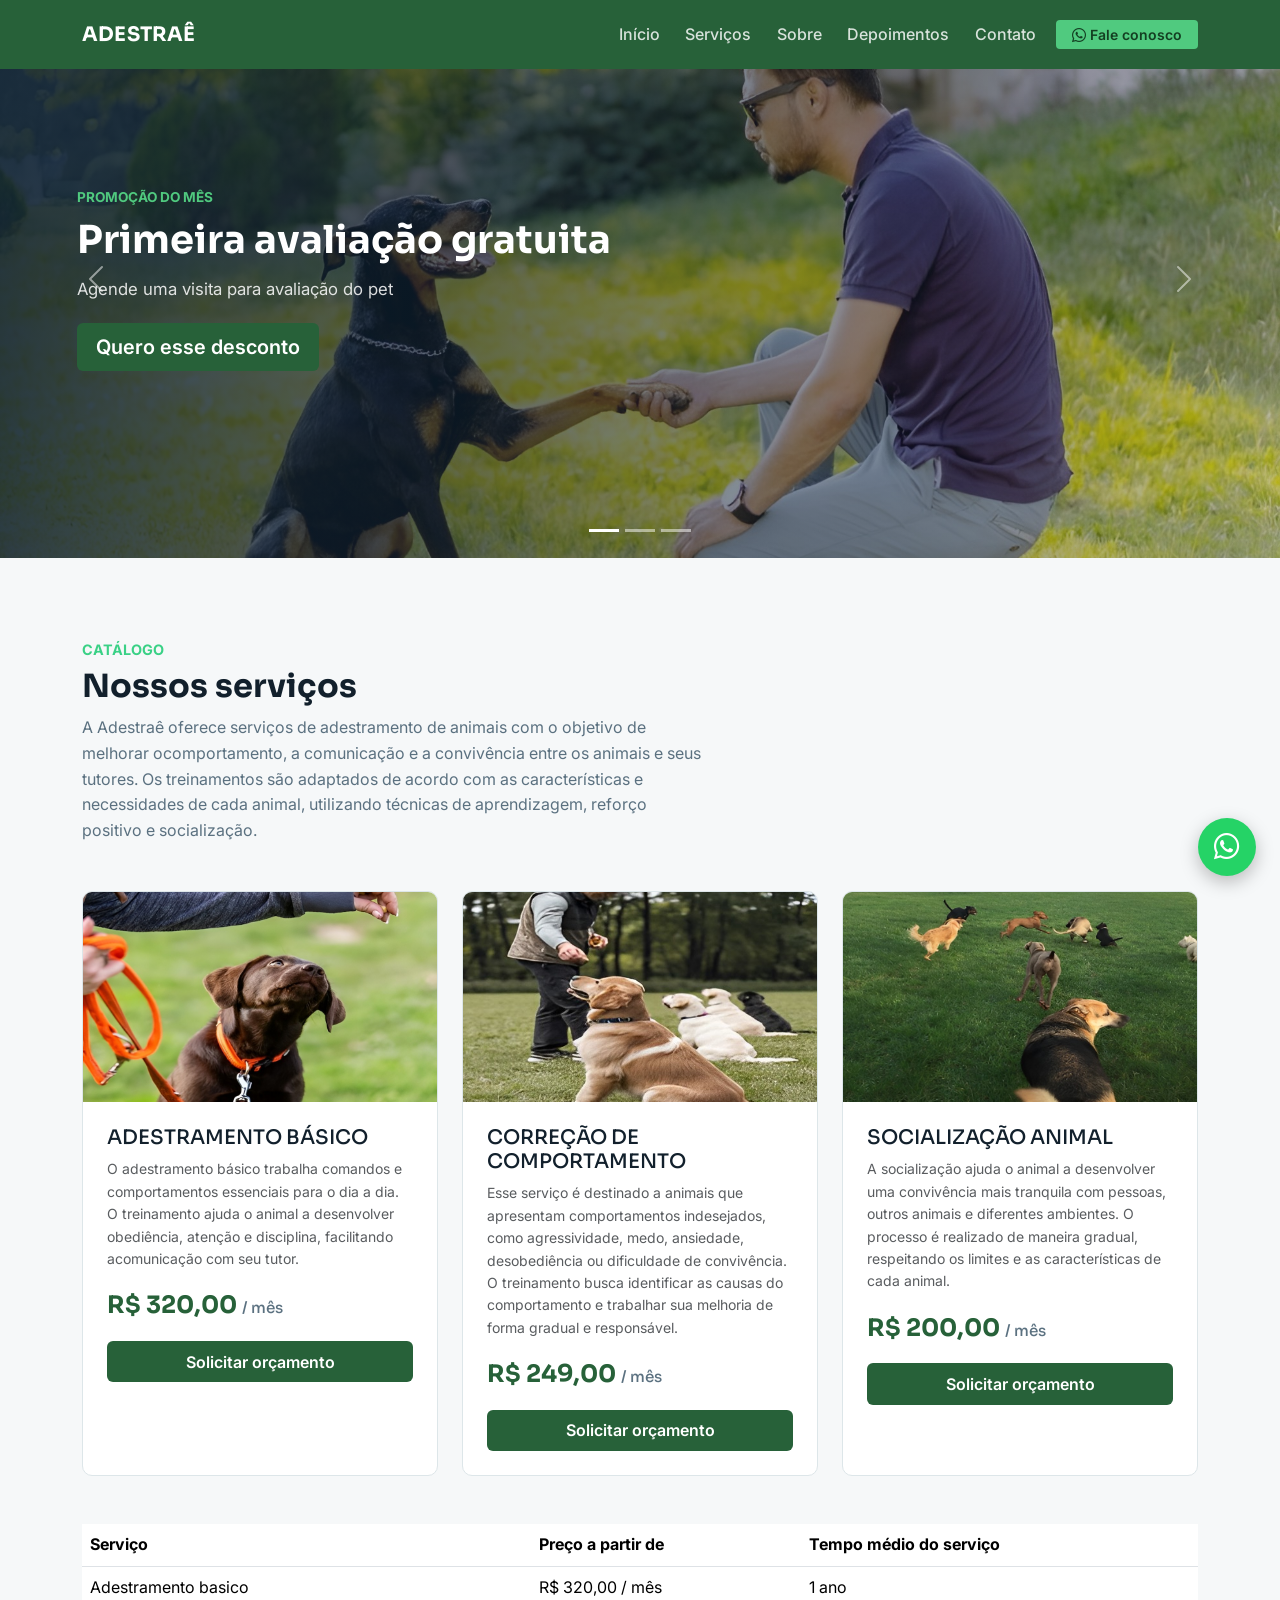
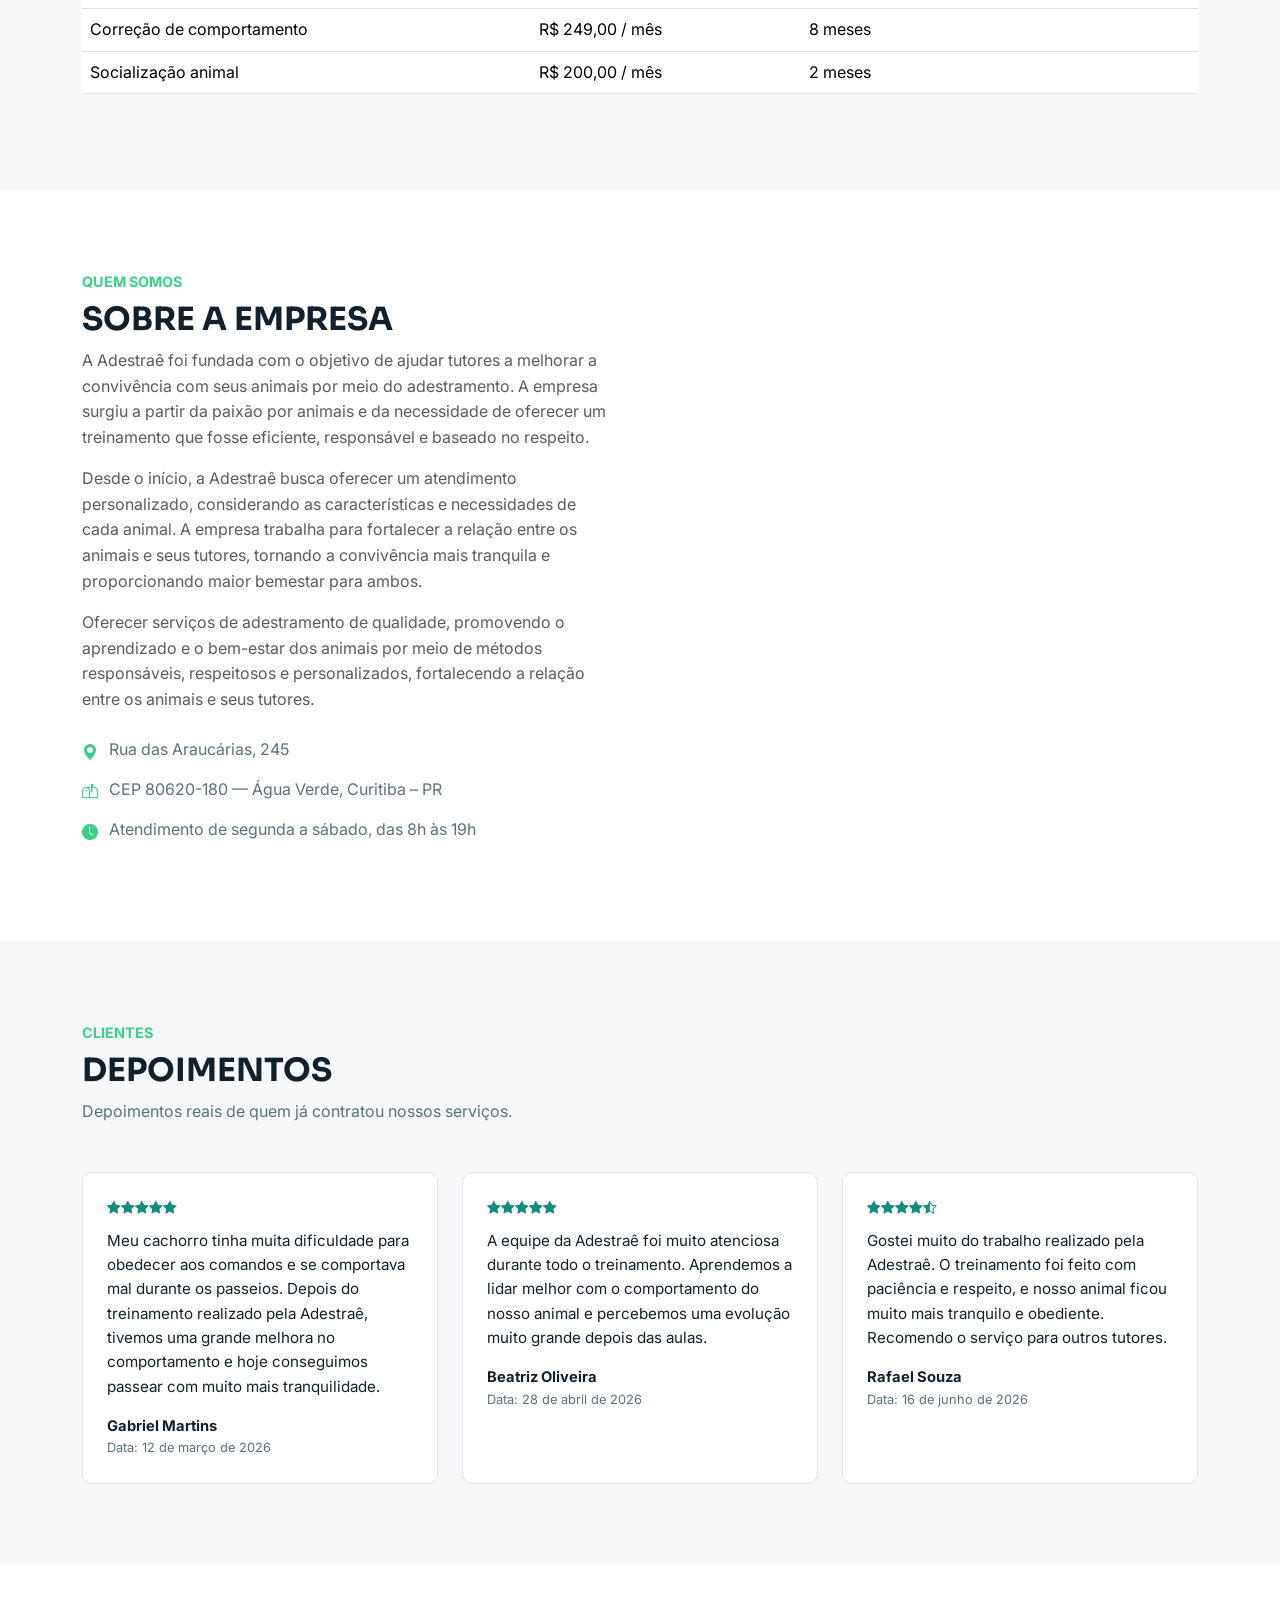
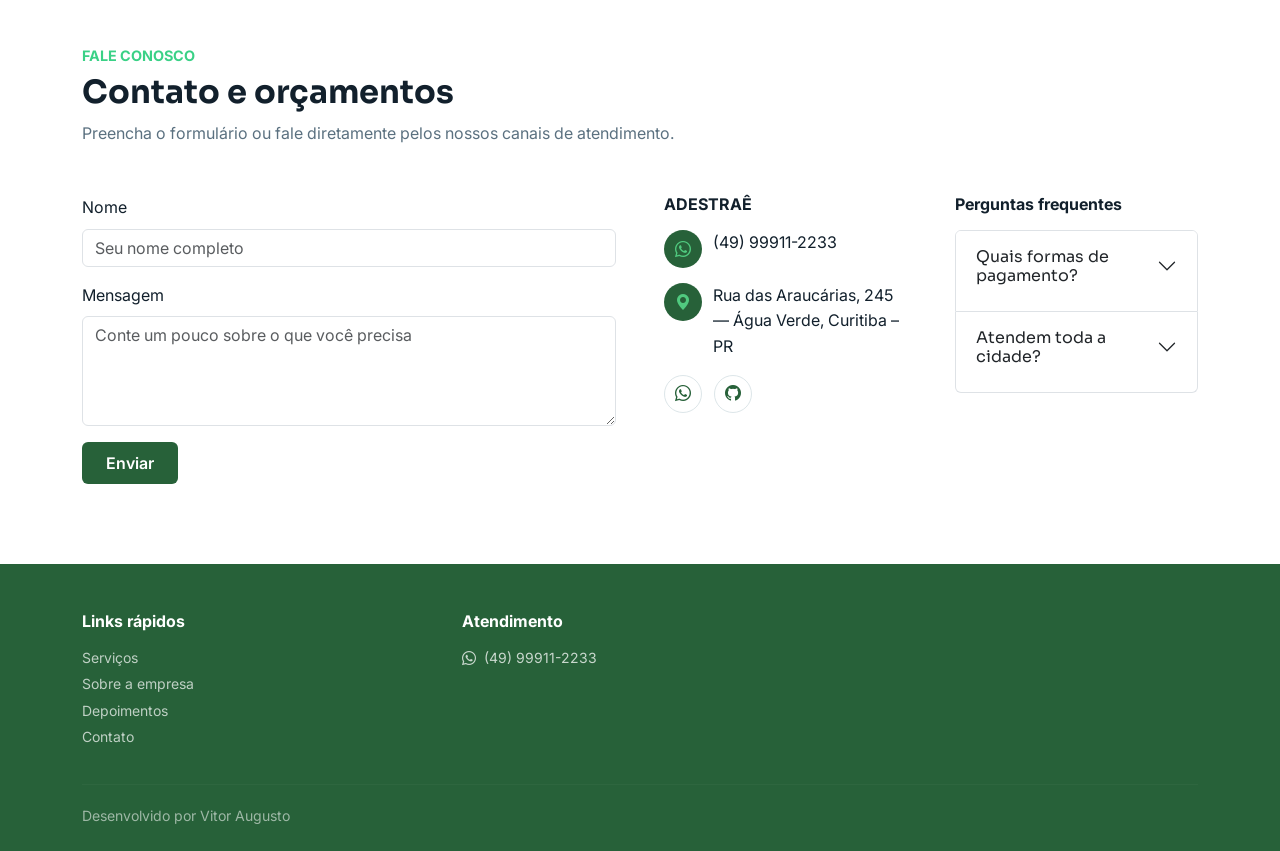
<file: 2º Semestre/Desenvolvimento Web/ADESTRAÊ/index.html>
<!DOCTYPE html>
<html lang="pt-BR">
<head>
<meta charset="UTF-8">
<meta name="viewport" content="width=device-width, initial-scale=1.0">
<title>ADESTRAÊ</title>

<link rel="preconnect" href="https://fonts.googleapis.com">
<link href="https://fonts.googleapis.com/css2?family=Sora:wght@600;700;800&family=Inter:wght@400;500;600;700&display=swap" rel="stylesheet">

<link href="https://cdn.jsdelivr.net/npm/bootstrap@5.3.3/dist/css/bootstrap.min.css" rel="stylesheet">
<link rel="stylesheet" href="https://cdn.jsdelivr.net/npm/bootstrap-icons@1.11.3/font/bootstrap-icons.css">
<link rel="stylesheet" href="style.css">
</head>
<body>

<!-- NAVBAR -->
<nav class="navbar navbar-expand-lg navbar-dark ct-navbar fixed-top">
  <div class="container">
    <a class="navbar-brand" href="index.html#inicio"></span>ADESTRAÊ</a>
    <button class="navbar-toggler" type="button" data-bs-toggle="collapse" data-bs-target="#ctNav">
      <span class="navbar-toggler-icon"></span>
    </button>
    <div class="collapse navbar-collapse" id="ctNav">
      <ul class="navbar-nav ms-auto align-items-lg-center gap-lg-1">
        <li class="nav-item"><a class="nav-link" href="index.html#inicio">Início</a></li>
        <li class="nav-item"><a class="nav-link" href="index.html#servicos">Serviços</a></li>
        <li class="nav-item"><a class="nav-link" href="index.html#sobre">Sobre</a></li>
        <li class="nav-item"><a class="nav-link" href="index.html#depoimentos">Depoimentos</a></li>
        <li class="nav-item"><a class="nav-link" href="index.html#contato">Contato</a></li>
        <li class="nav-item ms-lg-2 mt-2 mt-lg-0">
          <a class="btn btn-whats btn-sm px-3" target="_blank" rel="noopener"
             href="https://wa.me/5549999425934?text=eu%20quero%20um%20or%C3%A7amento">
             <i class="bi bi-whatsapp me-1"></i>Fale conosco
          </a>
        </li>
      </ul>
    </div>
  </div>
</nav>

<!-- CARROSSEL -->
<header id="inicio">
  <div id="ctCarousel" class="carousel slide ct-carousel" data-bs-ride="carousel">
    <div class="carousel-indicators">
      <button type="button" data-bs-target="#ctCarousel" data-bs-slide-to="0" class="active"></button>
      <button type="button" data-bs-target="#ctCarousel" data-bs-slide-to="1"></button>
      <button type="button" data-bs-target="#ctCarousel" data-bs-slide-to="2"></button>
    </div>
    <div class="carousel-inner">
      <div class="carousel-item active" style="background-image:url('imagens/01-promo.jpg');">
        <div class="container">
          <div class="carousel-caption">
            <div class="ct-eyebrow">PROMOÇÃO DO MÊS</div>
            <h2>Primeira avaliação gratuita</h2>
            <p>Agende uma visita para avaliação do pet</p>
            <a href="servico1.html" class="btn btn-ct-primary btn-lg">Quero esse desconto</a>
          </div>
        </div>
      </div>
      <div class="carousel-item" style="background-image:url('imagens/layout2.jpeg');">
        <div class="container">
          <div class="carousel-caption">
            <div class="ct-eyebrow">TREINAMENTO</div>
            <h2>Transforme a convivência com seu cão</h2>
            <p>Treinamento comportamental para cães de todas as idades, com métodos positivos e resultados duradouros.</p>
            <a href="servico2.html" class="btn btn-ct-primary btn-lg">Ver detalhes</a>
          </div>
        </div>
      </div>
      <div class="carousel-item" style="background-image:url('imagens/01-dog.jpeg');">
        <div class="container">
          <div class="carousel-caption">
            <div class="ct-eyebrow">ADESTRAMENTO</div>
            <h2>Cão calmo, dono tranquilo</h2>
            <p>Aulas individuais ou em grupo, no seu ambiente ou no nosso espaço preparado.</p>
            <a href="servico3.html" class="btn btn-ct-primary btn-lg">Agendar manutenção</a>
          </div>
        </div>
      </div>
    </div>
    <button class="carousel-control-prev" type="button" data-bs-target="#ctCarousel" data-bs-slide="prev">
      <span class="carousel-control-prev-icon"></span>
    </button>
    <button class="carousel-control-next" type="button" data-bs-target="#ctCarousel" data-bs-slide="next">
      <span class="carousel-control-next-icon"></span>
    </button>
  </div>
</header>

<!-- SERVIÇOS -->
<section id="servicos" class="ct-section">
  <div class="container">
    <div class="ct-kicker">CATÁLOGO</div>
    <h2>Nossos serviços</h2>
    <p class="ct-lead mb-5">A Adestraê oferece serviços de adestramento de animais com o objetivo de melhorar ocomportamento, a comunicação e a convivência entre os animais e seus tutores. Os treinamentos são adaptados de acordo com as características e necessidades de cada animal, utilizando técnicas de aprendizagem, reforço positivo e socialização.
                        </p>

    <div class="row g-4">
      <div class="col-md-4">
        <div class="ct-service-card">
          <img src="imagens/Imagem4 (1).jpg" alt="treinamento de cachorro">
          <div class="card-body">
            <h3 class="h5">ADESTRAMENTO BÁSICO</h3>
            <p class="text-muted small">O adestramento básico trabalha comandos e comportamentos essenciais para o dia a dia. O treinamento ajuda o animal a desenvolver obediência, atenção e disciplina, facilitando acomunicação com seu tutor.</p>
            <div class="ct-price mb-3">R$ 320,00 <small>/ mês</small></div>
            <a href="servico1.html" class="btn btn-ct-primary w-100">Solicitar orçamento</a>
          </div>
        </div>
      </div>

      <div class="col-md-4">
        <div class="ct-service-card">
          <img src="imagens/01-Imagem9.jpg" alt="Correção comportamento">
          <div class="card-body">
            <h3 class="h5">CORREÇÃO DE COMPORTAMENTO</h3>
            <p class="text-muted small">Esse serviço é destinado a animais que apresentam comportamentos indesejados, como agressividade, medo, ansiedade, desobediência ou dificuldade de convivência. O treinamento busca identificar as causas do comportamento e trabalhar sua melhoria de forma gradual e responsável.</p>
            <div class="ct-price mb-3">R$ 249,00 <small>/ mês</small></div>
            <a href="servico2.html" class="btn btn-ct-primary w-100">Solicitar orçamento</a>
          </div>
        </div>
      </div>

      <div class="col-md-4">
        <div class="ct-service-card">
          <img src="imagens/01-Imagem5.jpg" alt="Socialização">
          <div class="card-body">
            <h3 class="h5">SOCIALIZAÇÃO ANIMAL</h3>
            <p class="text-muted small">A socialização ajuda o animal a desenvolver uma convivência mais tranquila com pessoas, outros animais e diferentes ambientes. O processo é realizado de maneira gradual, respeitando os limites e as características de cada animal.</p>
            <div class="ct-price mb-3">R$ 200,00 <small>/ mês</small></div>
            <a href="servico3.html" class="btn btn-ct-primary w-100">Solicitar orçamento</a>
          </div>
        </div>
      </div>
    </div>

    <!-- PREÇOS -->
    <div class="table-responsive mt-5">
      <table class="table ct-table align-middle">
        <thead>
          <tr>
            <th>Serviço</th>
            <th>Preço a partir de</th>
            <th>Tempo médio do serviço</th>
          </tr>
        </thead>
        <tbody>
          <tr>
            <td>Adestramento basico</td>
            <td>R$ 320,00 / mês</td>
            <td>1 ano</td>
          </tr>
          <tr>
            <td>Correção de comportamento</td>
            <td>R$ 249,00 / mês</td>
            <td>8 meses</td>
          </tr>
          <tr>
            <td>Socialização animal</td>
            <td>R$ 200,00 / mês</td>
            <td>2 meses</td>

          </tr>
        </tbody>
      </table>
    </div>
  </div>
</section>

<!-- SOBRE -->
<section id="sobre" class="ct-section ct-section-alt">
  <div class="container">
    <div class="row g-5 align-items-center">
      <div class="col-lg-6">
        <div class="ct-kicker">QUEM SOMOS</div>
        <h2>SOBRE A EMPRESA</h2>
        <p class="text-muted">A Adestraê foi fundada com o objetivo de ajudar tutores a melhorar a convivência com seus animais por meio do adestramento. A empresa surgiu a partir da paixão por animais e da necessidade de oferecer um treinamento que fosse eficiente, responsável e baseado no respeito.</p>
        <p class="text-muted">Desde o início, a Adestraê busca oferecer um atendimento personalizado, considerando as características e necessidades de cada animal. A empresa trabalha para fortalecer a relação entre os animais e seus tutores, tornando a convivência mais tranquila e proporcionando maior bemestar para ambos.</p>
        <p class="text-muted">Oferecer serviços de adestramento de qualidade, promovendo o aprendizado e o bem-estar dos animais por meio de métodos responsáveis, respeitosos e personalizados, fortalecendo a relação entre os animais e seus tutores.</p>

        <ul class="list-unstyled ct-about-list mt-4">
          <li><i class="bi bi-geo-alt-fill"></i> <span>Rua das Araucárias, 245</span></li>
          <li><i class="bi bi-mailbox-flag"></i> <span>CEP 80620-180 — Água Verde, Curitiba – PR</span></li>
          <li><i class="bi bi-clock-fill"></i> <span>Atendimento de segunda a sábado, das 8h às 19h</span></li>
        </ul>
      </div>
      <div class="col-lg-6">
        <div class="ct-map">
          <iframe
            src="https://www.google.com/maps/embed?pb=!1m17!1m12!1m3!1d1887.4774187269325!2d-49.28646958936481!3d-25.454537708372534!2m3!1f0!2f0!3f0!3m2!1i1024!2i768!4f13.1!3m2!1m1!2s!5e1!3m2!1spt-BR!2sbr!4v1789045581484!5m2!1spt-BR!2sbr"
            allowfullscreen="" loading="lazy" referrerpolicy="no-referrer-when-downgrade"
            title="Localização da ConectaTech no Google Maps"></iframe>
        </div>
      </div>
    </div>
  </div>
</section>

<!-- DEPOIMENTOS -->
<section id="depoimentos" class="ct-section">
  <div class="container">
    <div class="ct-kicker">CLIENTES</div>
    <h2>DEPOIMENTOS</h2>
    <p class="ct-lead mb-5">Depoimentos reais de quem já contratou nossos serviços.</p>

    <div class="row g-4">
      <div class="col-md-4">
        <div class="ct-testimonial">
          <div class="stars"><i class="bi bi-star-fill"></i><i class="bi bi-star-fill"></i><i class="bi bi-star-fill"></i><i class="bi bi-star-fill"></i><i class="bi bi-star-fill"></i></div>
          <p class="ct-quote">Meu cachorro tinha muita dificuldade para obedecer aos comandos e se comportava mal durante os passeios. Depois do treinamento realizado pela Adestraê, tivemos uma grande melhora no comportamento e hoje conseguimos passear com muito mais tranquilidade.</p>
          <div class="d-flex align-items-center gap-2 mt-3">
            <div><div class="ct-name">Gabriel Martins</div><div class="ct-role">Data: 12 de março de 2026</div></div>
          </div>
        </div>
      </div>
      <div class="col-md-4">
        <div class="ct-testimonial">
          <div class="stars"><i class="bi bi-star-fill"></i><i class="bi bi-star-fill"></i><i class="bi bi-star-fill"></i><i class="bi bi-star-fill"></i><i class="bi bi-star-fill"></i></div>
          <p class="ct-quote">A equipe da Adestraê foi muito atenciosa durante todo o treinamento. Aprendemos a lidar melhor com o comportamento do nosso animal e percebemos uma evolução muito grande depois das aulas.</p>
          <div class="d-flex align-items-center gap-2 mt-3">
            <div><div class="ct-name">Beatriz Oliveira</div><div class="ct-role">Data: 28 de abril de 2026</div></div>
          </div>
        </div>
      </div>
      <div class="col-md-4">
        <div class="ct-testimonial">
          <div class="stars"><i class="bi bi-star-fill"></i><i class="bi bi-star-fill"></i><i class="bi bi-star-fill"></i><i class="bi bi-star-fill"></i><i class="bi bi-star-half"></i></div>
          <p class="ct-quote">Gostei muito do trabalho realizado pela Adestraê. O treinamento foi feito com paciência e  respeito, e nosso animal ficou muito mais tranquilo e obediente. Recomendo o serviço para outros tutores.</p>
          <div class="d-flex align-items-center gap-2 mt-3">
            <div><div class="ct-name">Rafael Souza</div><div class="ct-role">Data: 16 de junho de 2026</div></div>
          </div>
        </div>
      </div>
</section>

<!-- CONTATO -->
<section id="contato" class="ct-section ct-section-alt">
  <div class="container">
    <div class="ct-kicker">FALE CONOSCO</div>
    <h2>Contato e orçamentos</h2>
    <p class="ct-lead mb-5">Preencha o formulário ou fale diretamente pelos nossos canais de atendimento.</p>

    <div class="row g-5">
      <div class="col-lg-6">
        <form onsubmit="event.preventDefault(); alert('Mensagem enviada! Em breve entraremos em contato.'); this.reset();">
          <div class="mb-3">
            <label for="contatoNome" class="form-label">Nome</label>
            <input type="text" class="form-control" id="contatoNome" placeholder="Seu nome completo" required>
          </div>
          <div class="mb-3">
            <label for="contatoMensagem" class="form-label">Mensagem</label>
            <textarea class="form-control" id="contatoMensagem" rows="4" placeholder="Conte um pouco sobre o que você precisa" required></textarea>
          </div>
          <button type="submit" class="btn btn-ct-primary px-4">Enviar</button>
        </form>
      </div>

      <div class="col-lg-3">
        <h6 class="fw-bold mb-3">ADESTRAÊ</h6>
        <ul class="list-unstyled ct-contact-info">
          <li><i class="bi bi-whatsapp"></i><span>(49) 99911-2233</span></li>
          <li><i class="bi bi-geo-alt-fill"></i><span>Rua das Araucárias, 245 — Água Verde, Curitiba – PR</span></li>
        </ul>
        <div class="ct-social mt-3">
          <a href="https://wa.me/5549999425934" target="_blank" rel="noopener" aria-label="WhatsApp"><i class="bi bi-whatsapp"></i></a>
          <a href="https://github.com/vitorsaugo" target="_blank" rel="noopener" aria-label="GitHub"><i class="bi bi-github"></i></a>
        </div>
      </div>

      <div class="col-lg-3">
        <h6 class="fw-bold mb-3">Perguntas frequentes</h6>
        <div class="accordion ct-accordion" id="faqAccordion">
          <div class="accordion-item">
            <h2 class="accordion-header">
              <button class="accordion-button collapsed" type="button" data-bs-toggle="collapse" data-bs-target="#faq1">
                Quais formas de pagamento?
              </button>
            </h2>
            <div id="faq1" class="accordion-collapse collapse" data-bs-parent="#faqAccordion">
              <div class="accordion-body small">Aceitamos Pix, cartão de débito/crédito e dinheiro.</div>
            </div>
          </div>
          <div class="accordion-item">
            <h2 class="accordion-header">
              <button class="accordion-button collapsed" type="button" data-bs-toggle="collapse" data-bs-target="#faq2">
                Atendem toda a cidade?
              </button>
            </h2>
            <div id="faq2" class="accordion-collapse collapse" data-bs-parent="#faqAccordion">
              <div class="accordion-body small">Atendemos Parana e cidades vizinhas em um raio de até 40 km.</div>
            </div>
          </div>
            </div>
          </div>
        </div>
      </div>
    </div>
  </div>
</section>

<!-- RODAPÉ -->
<footer class="ct-footer">
  <div class="container">
    <div class="row g-4">
      <div class="col-md-4">
        <h6>Links rápidos</h6>
        <p class="small mb-1"><a href="index.html#servicos">Serviços</a></p>
        <p class="small mb-1"><a href="index.html#sobre">Sobre a empresa</a></p>
        <p class="small mb-1"><a href="index.html#depoimentos">Depoimentos</a></p>
        <p class="small mb-1"><a href="index.html#contato">Contato</a></p>
      </div>
      <div class="col-md-4">
        <h6>Atendimento</h6>
        <p class="small mb-1"><i class="bi bi-whatsapp me-2"></i>(49) 99911-2233</p>
      </div>
    </div>
    <hr>
    <div class="d-flex flex-column flex-md-row justify-content-between ct-dev">
      <span>Desenvolvido por Vitor Augusto</span>
    </div>
  </div>
</footer>

<!-- Botão WhatsApp -->
<a class="ct-whats-float" target="_blank" rel="noopener"
   href="https://wa.me/5549999425934?text=eu%20quero%20um%20or%C3%A7amento"
   aria-label="Conversar no WhatsApp">
  <i class="bi bi-whatsapp"></i>
</a>

<script src="https://cdn.jsdelivr.net/npm/bootstrap@5.3.3/dist/js/bootstrap.bundle.min.js"></script>
</body>
</html>
</file>
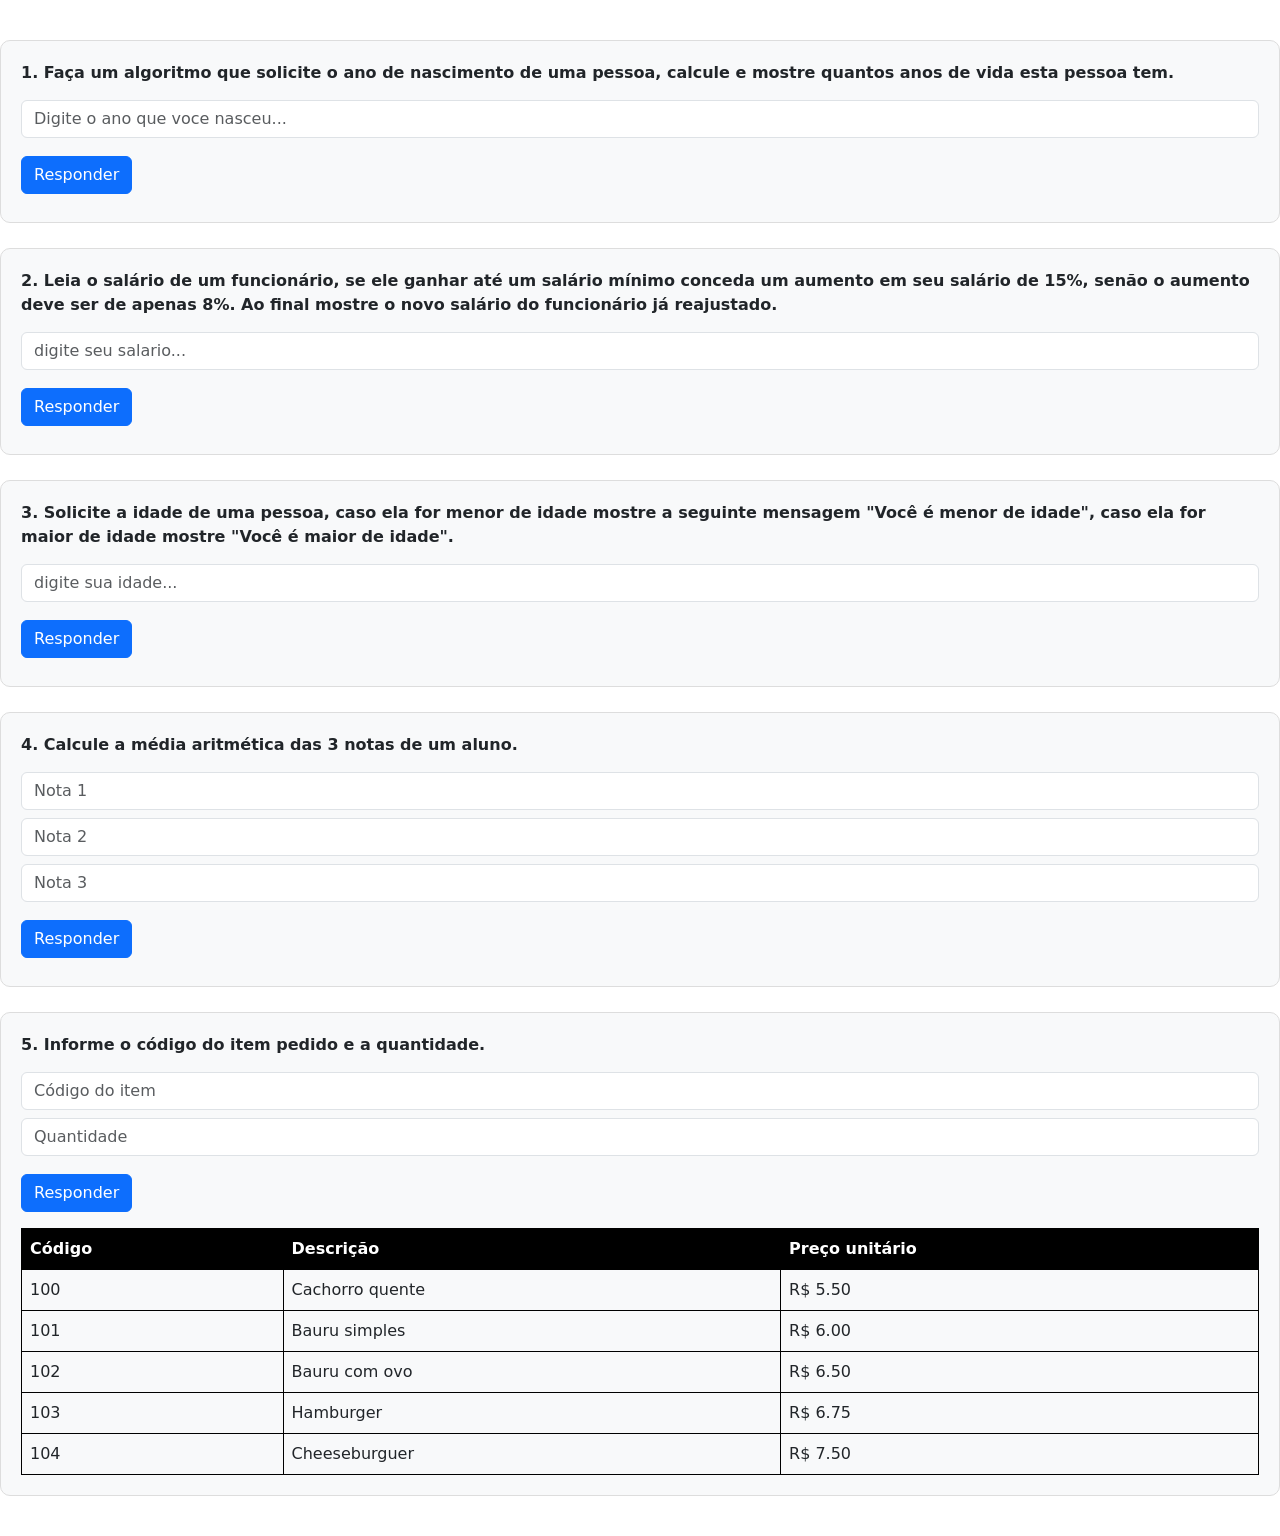
<file: 2º Semestre/Desenvolvimento Web/AtividadeJS - 1/index.html>
<!doctype html>
<html lang="pt-br">

<head>
    <meta charset="utf-8">
    <meta name="viewport" content="width=device-width, initial-scale=1">
    <title>Perguntas</title>

    <link href="https://cdn.jsdelivr.net/npm/bootstrap@5.3.8/dist/css/bootstrap.min.css" rel="stylesheet"
        integrity="sha384-sRIl4kxILFvY47J16cr9ZwB07vP4J8+LH7qKQnuqkuIAvNWLzeN8tE5YBujZqJLB" crossorigin="anonymous">

    <link rel="stylesheet" href="style.css">
</head>

<body>

    <form class="g-3 needs-validation" id="perguntas" novalidate>
        <div class="col-12">
            <label for="pergunta1" class="form-label">
                1. Faça um algoritmo que solicite o ano de nascimento de uma pessoa, calcule e mostre quantos anos de
                vida esta pessoa tem.
            </label>

            <input type="text" class="form-control" id="pergunta1" name="pergunta1"
                placeholder="Digite o ano que voce nasceu..." required>

            <div class="col-12 mt-2">
                <button class="btn btn-primary" type="button" id="botao1" onclick="window.pergunta1()">
                    Responder
                </button>
            </div>

            <div id="resposta1" class="mt-2"></div>
        </div>


        <div class="col-12">
            <label for="pergunta2" class="form-label">
                2. Leia o salário de um funcionário, se ele ganhar até um salário mínimo conceda um aumento em seu
                salário de 15%, senão o aumento deve ser de apenas 8%. Ao final mostre o novo salário do funcionário já
                reajustado.
            </label>

            <input type="text" class="form-control" id="pergunta2" name="pergunta2" placeholder="digite seu salario..."
                required>

            <div class="col-12 mt-2">
                <button class="btn btn-primary" type="button" id="botao2" onclick="window.pergunta2()">
                    Responder
                </button>
            </div>

            <div id="resposta2" class="mt-2"></div>
        </div>

        <div class="col-12">
            <label for="pergunta3" class="form-label">
                3. Solicite a idade de uma pessoa, caso ela for menor de idade mostre a seguinte mensagem "Você é menor
                de idade", caso ela for maior de idade mostre "Você é maior de idade".
            </label>

            <input type="text" class="form-control" id="pergunta3" name="pergunta3" placeholder="digite sua idade..."
                required>

            <div class="col-12 mt-2">
                <button class="btn btn-primary" type="button" id="botao3" onclick="window.pergunta3()">
                    Responder
                </button>
            </div>

            <div id="resposta3" class="mt-2"></div>
        </div>

        <div class="col-12">
            <label class="form-label">
                4. Calcule a média aritmética das 3 notas de um aluno.
            </label>

            <input type="number" class="form-control" id="nota1" name="nota1" placeholder="Nota 1" required>

            <input type="number" class="form-control mt-2" id="nota2" name="nota2" placeholder="Nota 2" required>

            <input type="number" class="form-control mt-2" id="nota3" name="nota3" placeholder="Nota 3" required>

            <div class="col-12 mt-2">
                <button class="btn btn-primary" type="button" id="botao4" onclick="pergunta4()">
                    Responder
                </button>
            </div>

            <div id="resposta4" class="mt-2"></div>
        </div>

        <div class="col-12">
            <label class="form-label">
                5. Informe o código do item pedido e a quantidade.
            </label>

            <input type="number" class="form-control" id="codigoItem" name="codigoItem" placeholder="Código do item"
                required>

            <input type="number" class="form-control mt-2" id="quantidade" name="quantidade" placeholder="Quantidade"
                required>

            <div class="col-12 mt-2">
                <button class="btn btn-primary" type="button" id="botao5" onclick="pergunta5()">
                    Responder
                </button>
            </div>

            <div id="resposta5" class="mt-2"></div>

            <table class="Valores mt-3">
                <thead>
                    <tr>
                        <th>Código</th>
                        <th>Descrição</th>
                        <th>Preço unitário</th>
                    </tr>
                </thead>

                <tbody>
                    <tr>
                        <td>100</td>
                        <td>Cachorro quente</td>
                        <td>R$ 5.50</td>
                    </tr>
                    <tr>
                        <td>101</td>
                        <td>Bauru simples</td>
                        <td>R$ 6.00</td>
                    </tr>
                    <tr>
                        <td>102</td>
                        <td>Bauru com ovo</td>
                        <td>R$ 6.50</td>
                    </tr>
                    <tr>
                        <td>103</td>
                        <td>Hamburger</td>
                        <td>R$ 6.75</td>
                    </tr>
                    <tr>
                        <td>104</td>
                        <td>Cheeseburguer</td>
                        <td>R$ 7.50</td>
                    </tr>
                </tbody>
            </table>
        </div>

    </form>
    <script src="https://cdn.jsdelivr.net/npm/bootstrap@5.3.8/dist/js/bootstrap.bundle.min.js"
        integrity="sha384-FKyoEForCGlyvwx9hJ09JcYn3nv7wiPVlz7YYwJrWVcXK/BmnVDxM+D2scQbITxI"
        crossorigin="anonymous"></script>
    <script src="perguntas.js"></script>
</body>

</html>
</file>
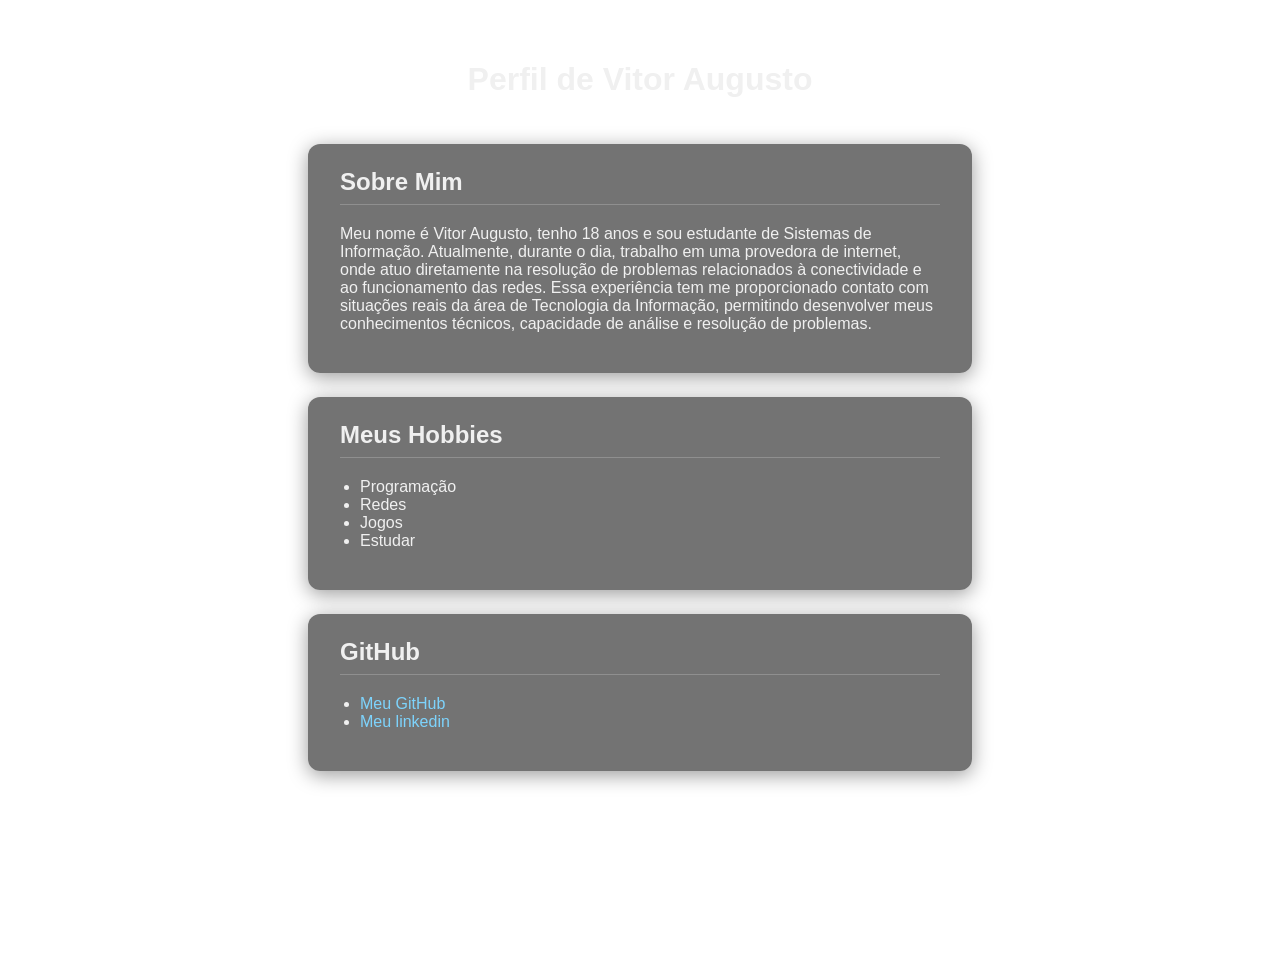
<file: 2º Semestre/Desenvolvimento Web/Meu Perfil/index.html>
<!DOCTYPE html>

<html lang="pt-br">

<head>
    <meta charset="UTF-8">
    <meta name="viewport" content="width=device-width, initial-scale=1.0">
    <title>Perfil de Vitor Augusto</title>
    <link rel="stylesheet" href="style.css">
</head>

<body>

<h1>Perfil de Vitor Augusto</h1>

<div class="conteudo">
    <h2>Sobre Mim</h2>

    <p>
        Meu nome é Vitor Augusto, tenho 18 anos e sou estudante de Sistemas de Informação.
        Atualmente, durante o dia, trabalho em uma provedora de internet, onde atuo diretamente
        na resolução de problemas relacionados à conectividade e ao funcionamento das redes.
        Essa experiência tem me proporcionado contato com situações reais da área de Tecnologia
        da Informação, permitindo desenvolver meus conhecimentos técnicos, capacidade de análise
        e resolução de problemas.
    </p>
</div>

<div class="hobbies">
    <h2>Meus Hobbies</h2>

    <ul>
        <li>Programação</li>
        <li>Redes</li>
        <li>Jogos</li>
        <li>Estudar</li>
    </ul>
</div>

<article class="links">
    <h2>GitHub</h2>

    <ul>
        <li>
            <a href="https://github.com/vitorsaugo" target="_blank">
                Meu GitHub
                </a>
            </li>
            <li>
            <a href="https://www.linkedin.com/in/vitor-augusto-0181933a3?utm_source=share_via&utm_content=profile&utm_medium=member_android" target="_blank">
                Meu linkedin
            </a>
            </li> 
    </ul>
</file>
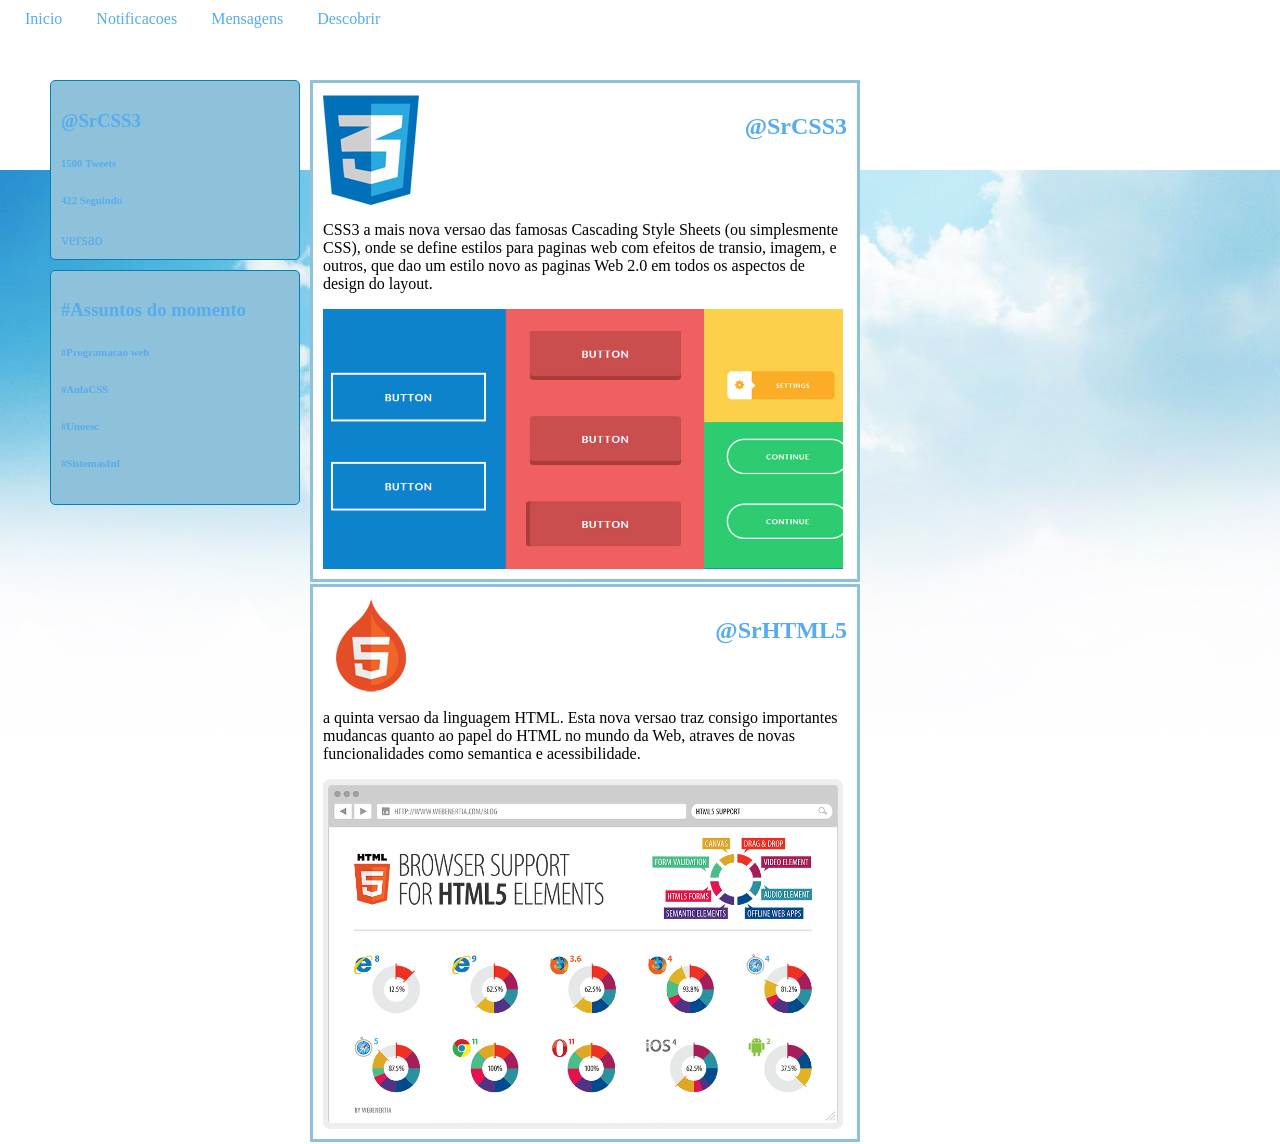
<file: 2º Semestre/Desenvolvimento Web/Twitter/index.html>
<html>
  <head>
    <title>Twitter</title>
    <link rel="stylesheet" href="style.css">
  </head>
  <body>
    <div id="cabecalho">
       <a href="./">Inicio</a>
       <a href="./">Notificacoes</a>  
       <a href="./">Mensagens</a>
       <a href="./">Descobrir</a>
    </div>
    
    <div id="inf">
       <div class="boxinf">
         <h3>@SrCSS3</h3>
         <h6>1500 Tweets</h6>
         <h6>422 Seguindo</h6> versao
       </div>
       
      <div class="boxinf">
         <h3>#Assuntos do momento</h3>
         <h6>#Programacao web</h6>
         <h6>#AulaCSS</h6>
         <h6>#Unoesc</h6>
         <h6>#SistemasInf</h6>
       </div>
    </div>
    
    <div id="tweets">
       <div class="boxtweet">
         <img src="css3.png">
         <h2 class="usuario">@SrCSS3</h2>
         <p class="texto">
          CSS3  a mais nova versao das famosas Cascading Style Sheets (ou simplesmente CSS), onde se define estilos para paginas web com efeitos de transio, imagem, e outros, que dao um estilo novo as paginas Web 2.0 em todos os aspectos de design do layout. </p>
         <img src="css3foto.jpg" width="520">
       </div>

       <div class="boxtweet">
         <img src="html5.png">
         <h2 class="usuario">@SrHTML5</h2>
         <p class="texto">
           a quinta versao da linguagem HTML. Esta nova versao traz consigo importantes mudancas quanto ao papel do HTML no mundo da Web, atraves de novas funcionalidades como semantica e acessibilidade. </p>
         </p>
         <img src="html5foto.png" width="520">
       </div>

    </div>

  </body>
</html>
</file>
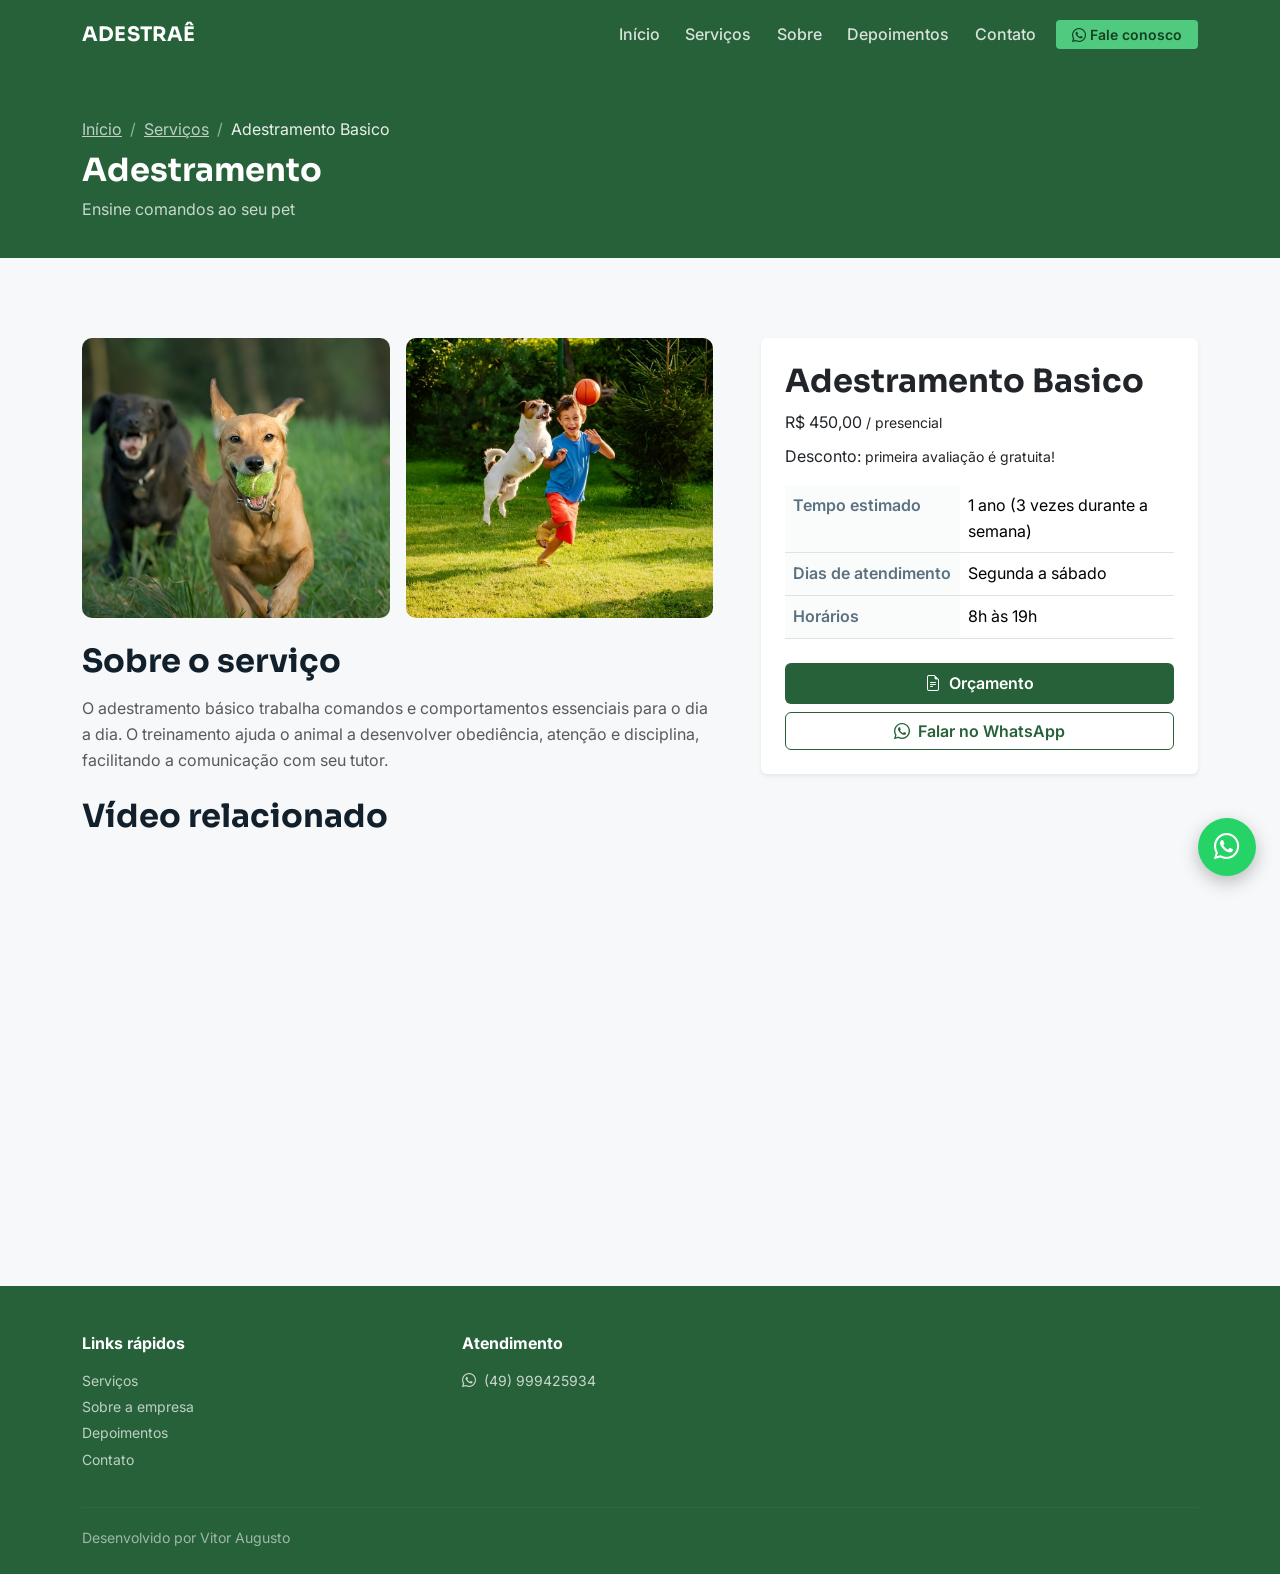
<file: 2º Semestre/Desenvolvimento Web/ADESTRAÊ/servico1.html>
<!DOCTYPE html>
<html lang="pt-BR">
<head>
<meta charset="UTF-8">
<meta name="viewport" content="width=device-width, initial-scale=1.0">
<title>Adestramento Animal</title>

<link rel="preconnect" href="https://fonts.googleapis.com">
<link href="https://fonts.googleapis.com/css2?family=Sora:wght@600;700;800&family=Inter:wght@400;500;600;700&display=swap" rel="stylesheet">

<link href="https://cdn.jsdelivr.net/npm/bootstrap@5.3.3/dist/css/bootstrap.min.css" rel="stylesheet">
<link rel="stylesheet" href="https://cdn.jsdelivr.net/npm/bootstrap-icons@1.11.3/font/bootstrap-icons.css">
<link rel="stylesheet" href="style.css">
</head>
<body>

<!-- NAVBAR  -->
<nav class="navbar navbar-expand-lg navbar-dark ct-navbar">
  <div class="container">
    <a class="navbar-brand" href="index.html#inicio">ADESTRAÊ</span></a>
    <button class="navbar-toggler" type="button" data-bs-toggle="collapse" data-bs-target="#ctNav">
      <span class="navbar-toggler-icon"></span>
    </button>
    <div class="collapse navbar-collapse" id="ctNav">
      <ul class="navbar-nav ms-auto align-items-lg-center gap-lg-1">
        <li class="nav-item"><a class="nav-link" href="index.html#inicio">Início</a></li>
        <li class="nav-item"><a class="nav-link" href="index.html#servicos">Serviços</a></li>
        <li class="nav-item"><a class="nav-link" href="index.html#sobre">Sobre</a></li>
        <li class="nav-item"><a class="nav-link" href="index.html#depoimentos">Depoimentos</a></li>
        <li class="nav-item"><a class="nav-link" href="index.html#contato">Contato</a></li>
        <li class="nav-item ms-lg-2 mt-2 mt-lg-0">
          <a class="btn btn-whats btn-sm px-3" target="_blank" rel="noopener"
             href="https://wa.me/5549999425934?text=eu%20quero%20um%20or%C3%A7amento">
             <i class="bi bi-whatsapp me-1"></i>Fale conosco
          </a>
        </li>
      </ul>
    </div>
  </div>
</nav>

<!--  SERVIÇO -->
<div class="ct-service-hero">
  <div class="container">
    <nav aria-label="breadcrumb">
      <ol class="breadcrumb mb-2">
        <li class="breadcrumb-item"><a href="index.html">Início</a></li>
        <li class="breadcrumb-item"><a href="index.html#servicos">Serviços</a></li>
        <li class="breadcrumb-item active" aria-current="page">Adestramento Basico</li>
      </ol>
    </nav>
    <h1 class="h2 fw-bold mb-2">Adestramento</h1>
    <p class="mb-0" style="color:rgba(255,255,255,.75)">Ensine comandos ao seu pet</p>
  </div>
</div>

<!-- DETALHES DO SERVIÇO -->
<section class="ct-section">
  <div class="container">
    <div class="row g-5">
      <div class="col-lg-7">

        <!-- fotos do Serviço -->
        <div class="row g-3 ct-detail-photos mb-4">
          <div class="col-6">
            <img src="imagens/serviço1.jpeg" alt="serviço1 imagem">
          </div>
          <div class="col-6">
            <img src="imagens/serviço12.jpeg" alt="serviço12 imagem">
          </div>
        </div>

        <h2 class="h4 fw-bold mb-3">Sobre o serviço</h2>
        <p class="text-muted">O adestramento básico trabalha comandos e comportamentos essenciais para o dia a dia. O treinamento ajuda o animal a desenvolver obediência, atenção e disciplina, facilitando a comunicação com seu tutor.</p>

        <h2 class="h4 fw-bold mt-4 mb-3">Vídeo relacionado</h2>
        <div class="ratio ratio-16x9 ratio-video">
          <iframe src="https://www.youtube.com/embed/wF5q4XwRqAU" title="como socializar cães REATIVOS na prática" allowfullscreen loading="lazy"></iframe>
        </div>
      </div>

      <div class="col-lg-5">
        <div class="card border-0 shadow-sm">
          <div class="card-body p-4">
            <h2 class="h5 fw-bold">Adestramento Basico</h2>
            <div class="ct-price my-2">R$ 450,00 <small>/ presencial</small></div>
            <div class="ct-price my-2">Desconto: <small> primeira avaliação é gratuita!</small></div>

            <table class="table ct-info-table mt-3">
              <tbody>
                <tr><th>Tempo estimado</th><td>1 ano (3 vezes durante a semana)</td></tr>
                <tr><th>Dias de atendimento</th><td>Segunda a sábado</td></tr>
                <tr><th>Horários</th><td>8h às 19h</td></tr>
              </tbody>
            </table>

            <button type="button" class="btn btn-ct-primary w-100 mt-2" data-bs-toggle="modal" data-bs-target="#modalOrcamento">
              <i class="bi bi-file-earmark-text me-1"></i> Orçamento
            </button>
            <a class="btn btn-ct-outline w-100 mt-2" target="_blank" rel="noopener"
               href="https://wa.me/5549999425934?text=eu%20quero%20um%20or%C3%A7amento">
              <i class="bi bi-whatsapp me-1"></i> Falar no WhatsApp
            </a>
          </div>
        </div>
      </div>
    </div>
  </div>
</section>

<!-- MODAL ORÇAMENTO -->
<div class="modal fade" id="modalOrcamento" tabindex="-1" aria-labelledby="modalOrcamentoLabel" aria-hidden="true">
  <div class="modal-dialog modal-lg modal-dialog-centered">
    <div class="modal-content">
      <div class="modal-header">
        <h5 class="modal-title" id="modalOrcamentoLabel">Se inscrever</h5>
        <button type="button" class="btn-close" data-bs-dismiss="modal" aria-label="Fechar"></button>
      </div>
      <form onsubmit="event.preventDefault(); alert('Orçamento enviado! Em breve entraremos em contato.'); bootstrap.Modal.getInstance(document.getElementById('modalOrcamento')).hide(); this.reset();">
        <div class="modal-body">
          <div class="row g-3">
            <div class="col-md-6">
              <label class="form-label">Nome</label>
              <input type="text" class="form-control" required>
            </div>
            <div class="col-md-6">
              <label class="form-label">Telefone</label>
              <input type="tel" class="form-control" placeholder="(49) 90000-0000" required>
            </div>
            <div class="col-md-6">
              <label class="form-label">E-mail</label>
              <input type="email" class="form-control" required>
            </div>
            <div class="col-md-8">
              <label class="form-label">Endereço</label>
              <input type="text" class="form-control" placeholder="Rua, número, bairro">
            </div>
            <div class="col-md-2">
              <label class="form-label">Cidade</label>
              <input type="text" class="form-control" value="Chapecó">
            </div>
            <div class="col-md-2">
              <label class="form-label">UF</label>
              <select class="form-select">
                <option selected>SC</option>
                <option>RS</option>
                <option>PR</option>
                <option>Outro</option>
              </select>
            </div>
            <div class="col-12">
              <label class="form-label">Observações</label>
              <textarea class="form-control" rows="3" placeholder="Conte sobre o seu pet..."></textarea>
            </div>
          </div>
        </div>
        <div class="modal-footer">
          <button type="button" class="btn btn-ct-outline" data-bs-dismiss="modal">Cancelar</button>
          <button type="submit" class="btn btn-ct-primary">Enviar solicitação</button>
        </div>
      </form>
    </div>
  </div>
</div>

<!-- RODAPÉ  -->
<footer class="ct-footer">
  <div class="container">
    <div class="row g-4">
      <div class="col-md-4">
        <h6>Links rápidos</h6>
        <p class="small mb-1"><a href="index.html#servicos">Serviços</a></p>
        <p class="small mb-1"><a href="index.html#sobre">Sobre a empresa</a></p>
        <p class="small mb-1"><a href="index.html#depoimentos">Depoimentos</a></p>
        <p class="small mb-1"><a href="index.html#contato">Contato</a></p>
      </div>
      <div class="col-md-4">
        <h6>Atendimento</h6>
        <p class="small mb-1"><i class="bi bi-whatsapp me-2"></i>(49) 999425934</p>

      </div>
    </div>
    <hr>
    <div class="d-flex flex-column flex-md-row justify-content-between ct-dev">
      <span>Desenvolvido por Vitor Augusto</span>
    </div>
  </div>
</footer>

<a class="ct-whats-float" target="_blank" rel="noopener"
   href="https://wa.me/5549999425934?text=eu%20quero%20um%20or%C3%A7amento"
   aria-label="Conversar no WhatsApp">
  <i class="bi bi-whatsapp"></i>
</a>

<script src="https://cdn.jsdelivr.net/npm/bootstrap@5.3.3/dist/js/bootstrap.bundle.min.js"></script>
</body>
</html>
</file>
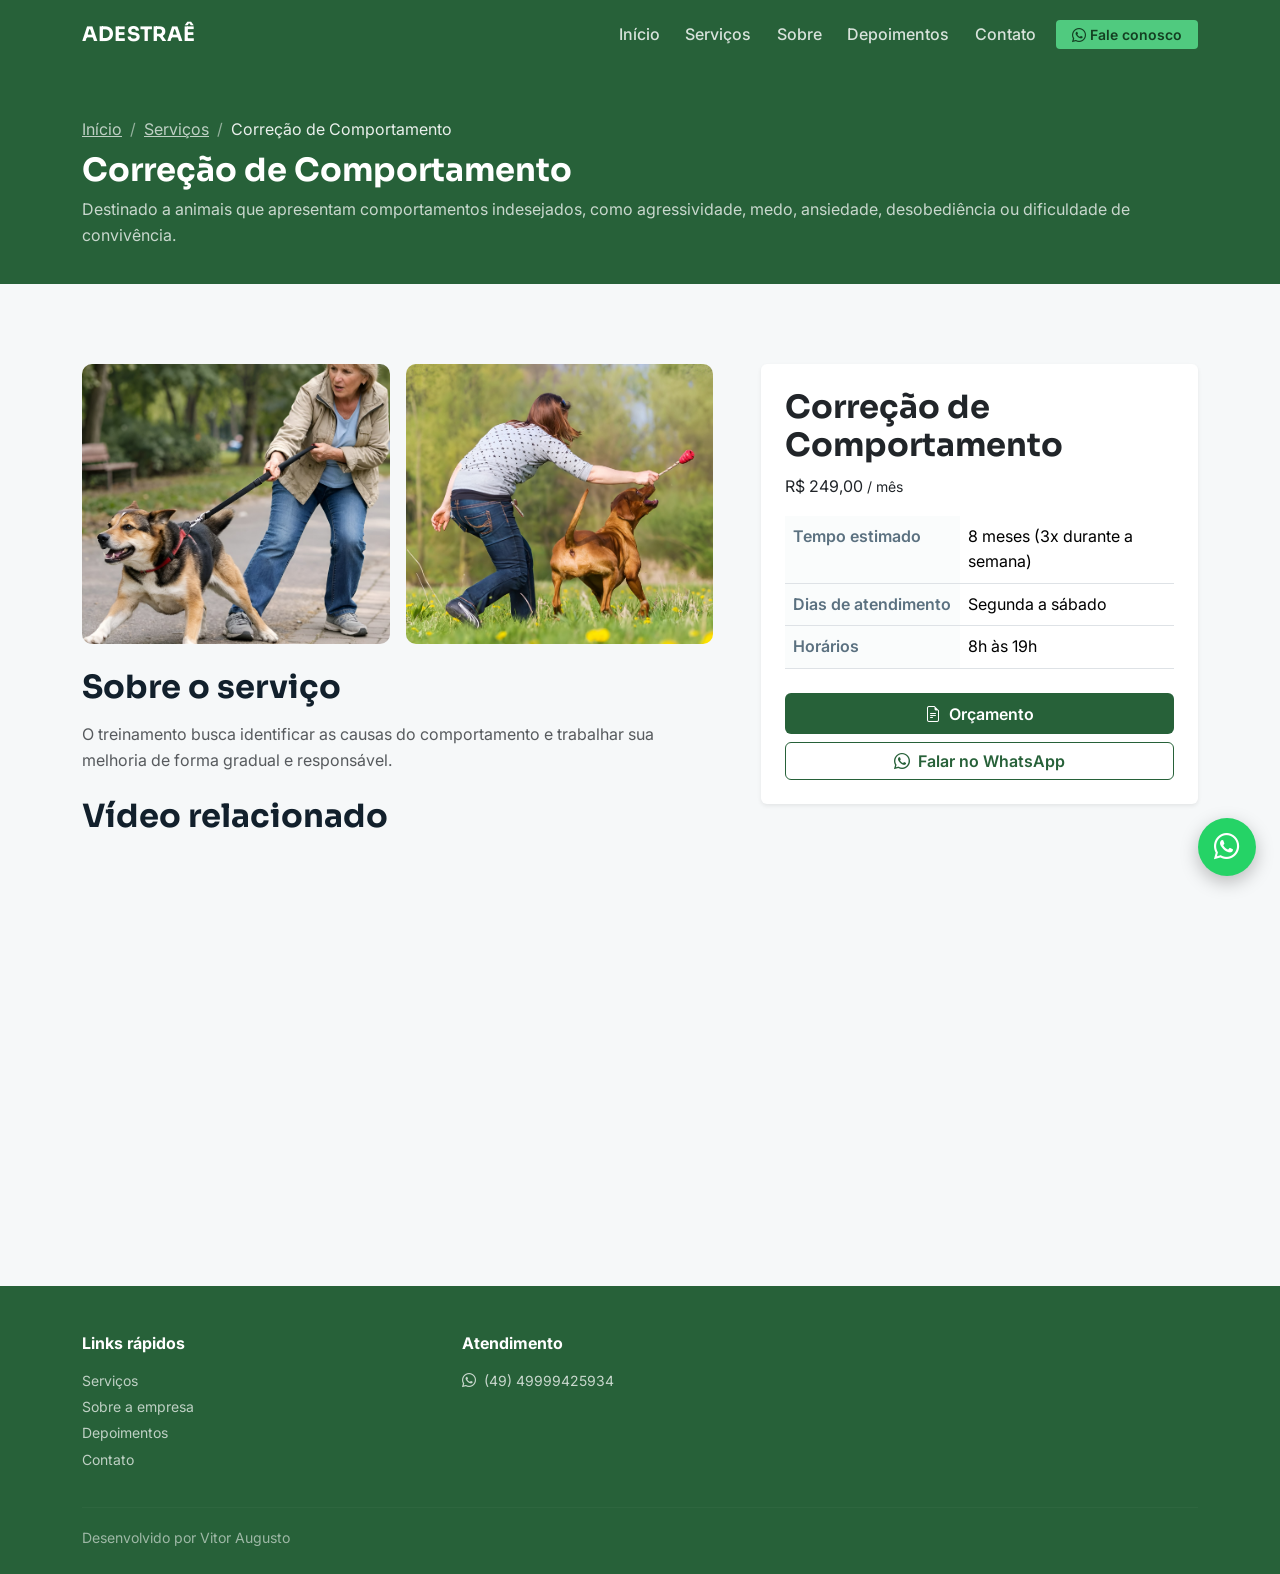
<file: 2º Semestre/Desenvolvimento Web/ADESTRAÊ/servico2.html>
<!DOCTYPE html>
<html lang="pt-BR">
<head>
<meta charset="UTF-8">
<meta name="viewport" content="width=device-width, initial-scale=1.0">
<title>Correção de Comportamento</title>

<link rel="preconnect" href="https://fonts.googleapis.com">
<link href="https://fonts.googleapis.com/css2?family=Sora:wght@600;700;800&family=Inter:wght@400;500;600;700&display=swap" rel="stylesheet">

<link href="https://cdn.jsdelivr.net/npm/bootstrap@5.3.3/dist/css/bootstrap.min.css" rel="stylesheet">
<link rel="stylesheet" href="https://cdn.jsdelivr.net/npm/bootstrap-icons@1.11.3/font/bootstrap-icons.css">
<link rel="stylesheet" href="style.css">
</head>
<body>

<!-- NAVBAR -->
<nav class="navbar navbar-expand-lg navbar-dark ct-navbar">
  <div class="container">
    <a class="navbar-brand" href="index.html#inicio">ADESTRAÊ</span></a>
    <button class="navbar-toggler" type="button" data-bs-toggle="collapse" data-bs-target="#ctNav">
      <span class="navbar-toggler-icon"></span>
    </button>
    <div class="collapse navbar-collapse" id="ctNav">
      <ul class="navbar-nav ms-auto align-items-lg-center gap-lg-1">
        <li class="nav-item"><a class="nav-link" href="index.html#inicio">Início</a></li>
        <li class="nav-item"><a class="nav-link" href="index.html#servicos">Serviços</a></li>
        <li class="nav-item"><a class="nav-link" href="index.html#sobre">Sobre</a></li>
        <li class="nav-item"><a class="nav-link" href="index.html#depoimentos">Depoimentos</a></li>
        <li class="nav-item"><a class="nav-link" href="index.html#contato">Contato</a></li>
        <li class="nav-item ms-lg-2 mt-2 mt-lg-0">
          <a class="btn btn-whats btn-sm px-3" target="_blank" rel="noopener"
             href="https://wa.me/5549999425934?text=eu%20quero%20um%20or%C3%A7amento">
             <i class="bi bi-whatsapp me-1"></i>Fale conosco
          </a>
        </li>
      </ul>
    </div>
  </div>
</nav>

<!-- SERVIÇO  -->
<div class="ct-service-hero">
  <div class="container">
    <nav aria-label="breadcrumb">
      <ol class="breadcrumb mb-2">
        <li class="breadcrumb-item"><a href="index.html">Início</a></li>
        <li class="breadcrumb-item"><a href="index.html#servicos">Serviços</a></li>
        <li class="breadcrumb-item active" aria-current="page">Correção de Comportamento</li>
      </ol>
    </nav>
    <h1 class="h2 fw-bold mb-2">Correção de Comportamento</h1>
    <p class="mb-0" style="color:rgba(255,255,255,.75)">Destinado a animais que apresentam comportamentos indesejados, como agressividade, medo, ansiedade, desobediência ou dificuldade de convivência.</p>
  </div>
</div>

<!-- DETALHES DO SERVIÇO -->
<section class="ct-section">
  <div class="container">
    <div class="row g-5">
      <div class="col-lg-7">

        <!-- fotos dos serviços -->
        <div class="row g-3 ct-detail-photos mb-4">
          <div class="col-6">
            <img src="imagens/serviço2.jpeg" alt="serviço2">
          </div>
          <div class="col-6">
            <img src="imagens/serviço22.jpeg" alt="serviço22">
          </div>
        </div>

        <h2 class="h4 fw-bold mb-3">Sobre o serviço</h2>
        <p class="text-muted"> O treinamento busca identificar as causas do comportamento e trabalhar sua melhoria de forma gradual e responsável.</p>

        <h2 class="h4 fw-bold mt-4 mb-3">Vídeo relacionado</h2>
        <div class="ratio ratio-16x9 ratio-video">
          <iframe src="https://www.youtube.com/embed/NT0S0ZmY648" title="Como adestrar seu cachorro" allowfullscreen loading="lazy"></iframe>
        </div>
      </div>

      <div class="col-lg-5">
        <div class="card border-0 shadow-sm">
          <div class="card-body p-4">
            <h2 class="h5 fw-bold">Correção de Comportamento</h2>
            <div class="ct-price my-2">R$ 249,00 <small>/ mês</small></div>

            <table class="table ct-info-table mt-3">
              <tbody>
                <tr><th>Tempo estimado</th><td>8 meses (3x durante a semana) </td></tr>
                <tr><th>Dias de atendimento</th><td>Segunda a sábado</td></tr>
                <tr><th>Horários</th><td>8h às 19h</td></tr>
              </tbody>
            </table>

            <button type="button" class="btn btn-ct-primary w-100 mt-2" data-bs-toggle="modal" data-bs-target="#modalOrcamento">
              <i class="bi bi-file-earmark-text me-1"></i> Orçamento
            </button>
            <a class="btn btn-ct-outline w-100 mt-2" target="_blank" rel="noopener"
               href="https://wa.me/5549999425934?text=eu%20quero%20um%20or%C3%A7amento">
              <i class="bi bi-whatsapp me-1"></i> Falar no WhatsApp
            </a>
          </div>
        </div>
      </div>
    </div>
  </div>
</section>

<!-- MODAL ORÇAMENTO -->
<div class="modal fade" id="modalOrcamento" tabindex="-1" aria-labelledby="modalOrcamentoLabel" aria-hidden="true">
  <div class="modal-dialog modal-lg modal-dialog-centered">
    <div class="modal-content">
      <div class="modal-header">
        <h5 class="modal-title" id="modalOrcamentoLabel">Se inscrever</h5>
        <button type="button" class="btn-close" data-bs-dismiss="modal" aria-label="Fechar"></button>
      </div>
      <form onsubmit="event.preventDefault(); alert('Orçamento enviado! Em breve entraremos em contato.'); bootstrap.Modal.getInstance(document.getElementById('modalOrcamento')).hide(); this.reset();">
        <div class="modal-body">
          <div class="row g-3">
            <div class="col-md-6">
              <label class="form-label">Nome</label>
              <input type="text" class="form-control" required>
            </div>
            <div class="col-md-6">
              <label class="form-label">Telefone</label>
              <input type="tel" class="form-control" placeholder="(49) 90000-0000" required>
            </div>
               <div class="col-md-6">
              <label class="form-label">E-mail</label>
              <input type="email" class="form-control" required>
            </div>
            <div class="col-md-8">
              <label class="form-label">Endereço</label>
              <input type="text" class="form-control" placeholder="Rua, número, bairro">
            </div>
            <div class="col-md-2">
              <label class="form-label">Cidade</label>
              <input type="text" class="form-control" value="Curitiba">
            </div>
            <div class="col-md-2">
              <label class="form-label">UF</label>
              <select class="form-select">
                <option selected>SC</option>
                <option>RS</option>
                <option>PR</option>
                <option>Outro</option>
              </select>
            </div>
            <div class="col-12">
              <label class="form-label">Observações</label>
              <textarea class="form-control" rows="3" placeholder="Conte sobre o comportamente do seu pet..."></textarea>
            </div>
          </div>
        </div>
        <div class="modal-footer">
          <button type="button" class="btn btn-ct-outline" data-bs-dismiss="modal">Cancelar</button>
          <button type="submit" class="btn btn-ct-primary">Enviar solicitação</button>
        </div>
      </form>
    </div>
  </div>
</div>

<!-- RODAPÉ -->
<footer class="ct-footer">
  <div class="container">
    <div class="row g-4">
      <div class="col-md-4">
        <h6>Links rápidos</h6>
        <p class="small mb-1"><a href="index.html#servicos">Serviços</a></p>
        <p class="small mb-1"><a href="index.html#sobre">Sobre a empresa</a></p>
        <p class="small mb-1"><a href="index.html#depoimentos">Depoimentos</a></p>
        <p class="small mb-1"><a href="index.html#contato">Contato</a></p>
      </div>
      <div class="col-md-4">
        <h6>Atendimento</h6>
        <p class="small mb-1"><i class="bi bi-whatsapp me-2"></i>(49) 49999425934</p>

      </div>
    </div>
    <hr>
    <div class="d-flex flex-column flex-md-row justify-content-between ct-dev">
      <span>Desenvolvido por Vitor Augusto</span>
    </div>
  </div>
</footer>

<a class="ct-whats-float" target="_blank" rel="noopener"
   href="https://wa.me/5549999425934?text=eu%20quero%20um%20or%C3%A7amento"
   aria-label="Conversar no WhatsApp">
  <i class="bi bi-whatsapp"></i>
</a>

<script src="https://cdn.jsdelivr.net/npm/bootstrap@5.3.3/dist/js/bootstrap.bundle.min.js"></script>
</body>
</html>
</file>
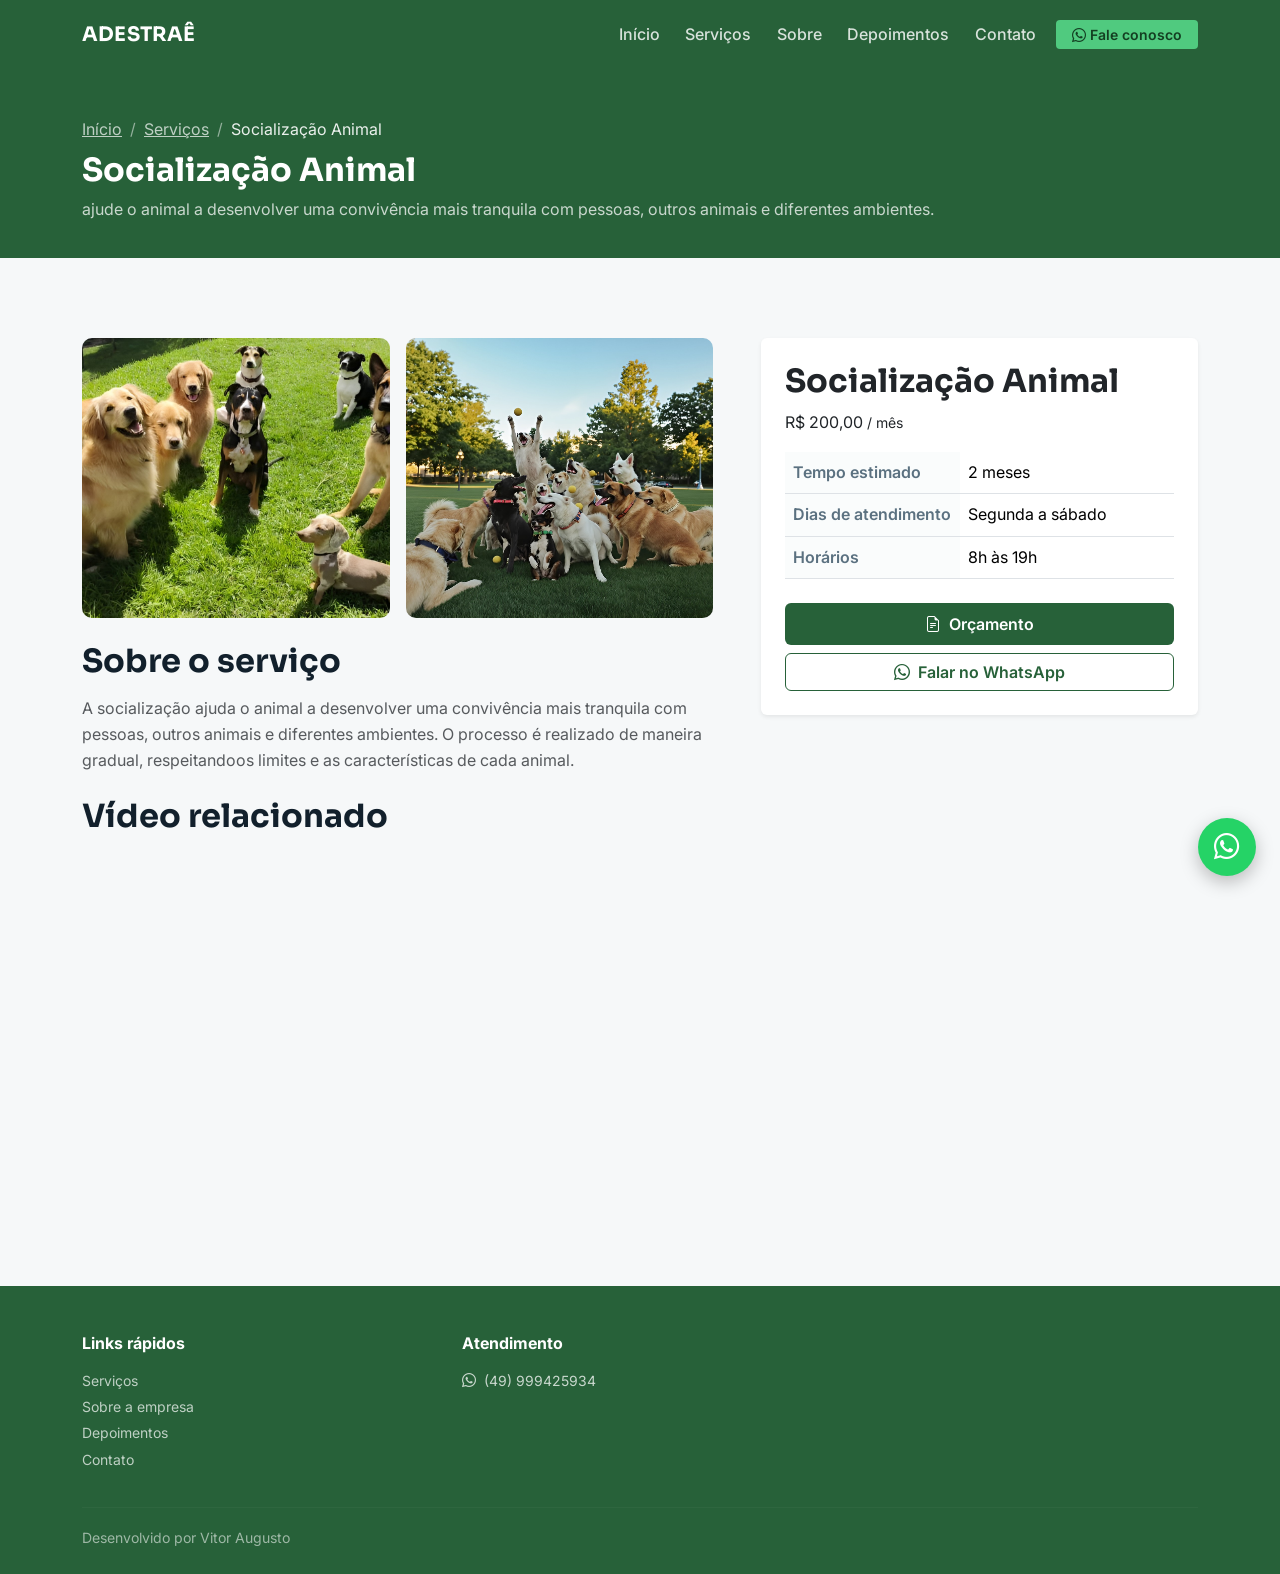
<file: 2º Semestre/Desenvolvimento Web/ADESTRAÊ/servico3.html>
<!DOCTYPE html>
<html lang="pt-BR">
<head>
<meta charset="UTF-8">
<meta name="viewport" content="width=device-width, initial-scale=1.0">
<title>Socialização Animal</title>

<link rel="preconnect" href="https://fonts.googleapis.com">
<link href="https://fonts.googleapis.com/css2?family=Sora:wght@600;700;800&family=Inter:wght@400;500;600;700&display=swap" rel="stylesheet">

<link href="https://cdn.jsdelivr.net/npm/bootstrap@5.3.3/dist/css/bootstrap.min.css" rel="stylesheet">
<link rel="stylesheet" href="https://cdn.jsdelivr.net/npm/bootstrap-icons@1.11.3/font/bootstrap-icons.css">
<link rel="stylesheet" href="style.css">
</head>
<body>

<!-- NAVBAR -->
<nav class="navbar navbar-expand-lg navbar-dark ct-navbar">
  <div class="container">
    <a class="navbar-brand" href="index.html#inicio">ADESTRAÊ</span></a>
    <button class="navbar-toggler" type="button" data-bs-toggle="collapse" data-bs-target="#ctNav">
      <span class="navbar-toggler-icon"></span>
    </button>
    <div class="collapse navbar-collapse" id="ctNav">
      <ul class="navbar-nav ms-auto align-items-lg-center gap-lg-1">
        <li class="nav-item"><a class="nav-link" href="index.html#inicio">Início</a></li>
        <li class="nav-item"><a class="nav-link" href="index.html#servicos">Serviços</a></li>
        <li class="nav-item"><a class="nav-link" href="index.html#sobre">Sobre</a></li>
        <li class="nav-item"><a class="nav-link" href="index.html#depoimentos">Depoimentos</a></li>
        <li class="nav-item"><a class="nav-link" href="index.html#contato">Contato</a></li>
        <li class="nav-item ms-lg-2 mt-2 mt-lg-0">
          <a class="btn btn-whats btn-sm px-3" target="_blank" rel="noopener"
             href="https://wa.me/5549999425934?text=eu%20quero%20um%20or%C3%A7amento">
             <i class="bi bi-whatsapp me-1"></i>Fale conosco
          </a>
        </li>
      </ul>
    </div>
  </div>
</nav>

<!-- SERVIÇO -->
<div class="ct-service-hero">
  <div class="container">
    <nav aria-label="breadcrumb">
      <ol class="breadcrumb mb-2">
        <li class="breadcrumb-item"><a href="index.html">Início</a></li>
        <li class="breadcrumb-item"><a href="index.html#servicos">Serviços</a></li>
        <li class="breadcrumb-item active" aria-current="page">Socialização Animal</li>
      </ol>
    </nav>
    <h1 class="h2 fw-bold mb-2">Socialização Animal</h1>
    <p class="mb-0" style="color:rgba(255,255,255,.75)">ajude o animal a desenvolver uma convivência mais tranquila com pessoas, outros animais e diferentes ambientes.</p>
  </div>
</div>

<!-- DETALHES DO SERVIÇO -->
<section class="ct-section">
  <div class="container">
    <div class="row g-5">
      <div class="col-lg-7">

        <!-- fotos dos serviços -->
        <div class="row g-3 ct-detail-photos mb-4">
          <div class="col-6">
            <img src="imagens/serviço32.jpeg" alt="serviço3">
          </div>
          <div class="col-6">
            <img src="imagens/serviço3.jpeg" alt="servoço32">
          </div>
        </div>

        <h2 class="h4 fw-bold mb-3">Sobre o serviço</h2>
        <p class="text-muted">A socialização ajuda o animal a desenvolver uma convivência mais tranquila com pessoas, outros animais e diferentes ambientes. O processo é realizado de maneira gradual, respeitandoos limites e as características de cada animal.</p>

        <h2 class="h4 fw-bold mt-4 mb-3">Vídeo relacionado</h2>
        <div class="ratio ratio-16x9 ratio-video">
          <iframe src="https://www.youtube.com/embed/Mj9hvjVqM58" title="Como socializar cães REATIVOS na prática!" allowfullscreen loading="lazy"></iframe>
        </div>
      </div>

      <div class="col-lg-5">
        <div class="card border-0 shadow-sm">
          <div class="card-body p-4">
            <h2 class="h5 fw-bold">Socialização Animal</h2>
            <div class="ct-price my-2">R$ 200,00 <small>/ mês</small></div>

            <table class="table ct-info-table mt-3">
              <tbody>
                <tr><th>Tempo estimado</th><td>2 meses</td></tr>
                <tr><th>Dias de atendimento</th><td>Segunda a sábado</td></tr>
                <tr><th>Horários</th><td>8h às 19h</td></tr>
              </tbody>
            </table>

            <button type="button" class="btn btn-ct-primary w-100 mt-2" data-bs-toggle="modal" data-bs-target="#modalOrcamento">
              <i class="bi bi-file-earmark-text me-1"></i> Orçamento
            </button>
            <a class="btn btn-ct-outline w-100 mt-2" target="_blank" rel="noopener"
               href="https://wa.me/5549999425934?text=eu%20quero%20um%20or%C3%A7amento">
              <i class="bi bi-whatsapp me-1"></i> Falar no WhatsApp
            </a>
          </div>
        </div>
      </div>
    </div>
  </div>
</section>

<!-- MODAL ORÇAMENTO -->
<div class="modal fade" id="modalOrcamento" tabindex="-1" aria-labelledby="modalOrcamentoLabel" aria-hidden="true">
  <div class="modal-dialog modal-lg modal-dialog-centered">
    <div class="modal-content">
      <div class="modal-header">
        <h5 class="modal-title" id="modalOrcamentoLabel">Solicitar orcamento Socialização</h5>
        <button type="button" class="btn-close" data-bs-dismiss="modal" aria-label="Fechar"></button>
      </div>
      <form onsubmit="event.preventDefault(); alert('Orçamento enviado! Em breve entraremos em contato.'); bootstrap.Modal.getInstance(document.getElementById('modalOrcamento')).hide(); this.reset();">
        <div class="modal-body">
          <div class="row g-3">
            <div class="col-md-6">
              <label class="form-label">Nome</label>
              <input type="text" class="form-control" required>
            </div>
            <div class="col-md-6">
              <label class="form-label">Telefone</label>
              <input type="tel" class="form-control" placeholder="(49) 90000-0000" required>
            </div>
              <div class="col-md-6">
              <label class="form-label">E-mail</label>
              <input type="email" class="form-control" required>
            </div>
            <div class="col-md-8">
              <label class="form-label">Endereço</label>
              <input type="text" class="form-control" placeholder="Rua, número, bairro">
            </div>
            <div class="col-md-2">
              <label class="form-label">Cidade</label>
              <input type="text" class="form-control" value="Curitiba">
            </div>
            <div class="col-md-2">
              <label class="form-label">UF</label>
              <select class="form-select">
                <option selected>SC</option>
                <option>RS</option>
                <option>PR</option>
                <option>Outro</option>
              </select>
            </div>
            <div class="col-12">
              <label class="form-label">Observações</label>
              <textarea class="form-control" rows="3" placeholder="Conte sobre o comportamento do seu pet..."></textarea>
            </div>
          </div>
        </div>
        <div class="modal-footer">
          <button type="button" class="btn btn-ct-outline" data-bs-dismiss="modal">Cancelar</button>
          <button type="submit" class="btn btn-ct-primary">Enviar solicitação</button>
        </div>
      </form>
    </div>
  </div>
</div>

<!-- RODAPÉ -->
<footer class="ct-footer">
  <div class="container">
    <div class="row g-4">
      <div class="col-md-4">
        <h6>Links rápidos</h6>
        <p class="small mb-1"><a href="index.html#servicos">Serviços</a></p>
        <p class="small mb-1"><a href="index.html#sobre">Sobre a empresa</a></p>
        <p class="small mb-1"><a href="index.html#depoimentos">Depoimentos</a></p>
        <p class="small mb-1"><a href="index.html#contato">Contato</a></p>
      </div>
      <div class="col-md-4">
        <h6>Atendimento</h6>
        <p class="small mb-1"><i class="bi bi-whatsapp me-2"></i>(49) 999425934</p>
      </div>
    </div>
    <hr>
    <div class="d-flex flex-column flex-md-row justify-content-between ct-dev">
      <span>Desenvolvido por Vitor Augusto</span>
    </div>
  </div>
</footer>

<a class="ct-whats-float" target="_blank" rel="noopener"
   href="https://wa.me/5549999425934?text=eu%20quero%20um%20or%C3%A7amento"
   aria-label="Conversar no WhatsApp">
  <i class="bi bi-whatsapp"></i>
</a>

<script src="https://cdn.jsdelivr.net/npm/bootstrap@5.3.3/dist/js/bootstrap.bundle.min.js"></script>
</body>
</html>
</file>
<file: 2º Semestre/Desenvolvimento Web/ADESTRAÊ/style.css>
:root {
  --ct-navy: #276139;
  --ct-navy-2: #123049;
  --ct-teal: #50ca7f;
  --ct-teal-dark: #3ad186;
  --ct-amber: #178C7E;
  --ct-bg: #F6F8F9;
  --ct-ink: #12202C;
  --ct-muted: #5B7180;
  --ct-line: #DDE6E9;
  --ct-radius: 10px;
}

* { scroll-behavior: smooth; }

body {
  font-family: 'Inter', system-ui, sans-serif;
  color: var(--ct-ink);
  background-color: var(--ct-bg);
  line-height: 1.6;
}

h1, h2, h3, h4, .ct-brand, .navbar-brand {
  font-family: 'Sora', system-ui, sans-serif;
}

a { color: var(--ct-teal-dark); }
a:hover { color: var(--ct-teal); }

.ct-container-narrow {
  max-width: 720px;
}

/* Navbar  */
.ct-navbar {
  background-color: var(--ct-navy);
  padding-top: .85rem;
  padding-bottom: .85rem;
}

.ct-navbar .navbar-brand {
  font-weight: 700;
  color: #fff;
  letter-spacing: .2px;
  font-size: 1.25rem;
}

.ct-navbar .navbar-brand span { color: var(--ct-teal); }

.ct-navbar .nav-link {
  color: rgba(255,255,255,.82);
  font-weight: 500;
  margin-left: .35rem;
}

.ct-navbar .nav-link:hover,
.ct-navbar .nav-link:focus {
  color: #fff;
}

.ct-navbar .btn-whats {
  background-color: var(--ct-teal);
  color:#143f22;
  font-weight: 600;
  border: none;
}

.ct-navbar .btn-whats:hover {
  background-color: var(--ct-amber);
  color:#3ad186;
}


/* Carrosel  */
.ct-carousel .carousel-item {
  height: 62vh;
  min-height: 380px;
  background-size: cover;
  background-position: center;
  position: relative;
}

.ct-carousel .carousel-item::after {
  content: "";
  position: absolute;
  inset: 0;
  background: linear-gradient(100deg, rgba(14,34,51,.92) 0%, rgba(14,34,51,.55) 55%, rgba(14,34,51,.25) 100%);
}

.ct-carousel .carousel-caption {
  text-align: left;
  left: 6%;
  right: auto;
  bottom: auto;
  top: 50%;
  transform: translateY(-50%);
  max-width: 560px;
  z-index: 2;
}

.ct-carousel .carousel-caption .ct-eyebrow {
  color: var(--ct-teal);
  font-weight: 700;
  font-size: .85rem;
  margin-bottom: .5rem;
}

.ct-carousel .carousel-caption h2 {
  font-size: 2.4rem;
  font-weight: 700;
  color: #fff;
  margin-bottom: .8rem;
}

.ct-carousel .carousel-caption p {
  color: rgba(255,255,255,.85);
  font-size: 1.05rem;
  margin-bottom: 1.3rem;
}

/* Sessoes */
.ct-section { padding: 5rem 0; }
.ct-section-alt { background-color: #fff; }

.ct-kicker {
  color: var(--ct-teal-dark);
  font-weight: 700;
  font-size: .9rem;
  margin-bottom: .4rem;
}

.ct-section h2 {
  font-weight: 700;
  font-size: 2rem;
  margin-bottom: .6rem;
}

.ct-section .ct-lead {
  color: var(--ct-muted);
  max-width: 620px;
}

/* Serviços */
.ct-service-card {
  border: 1px solid var(--ct-line);
  border-radius: var(--ct-radius);
  overflow: hidden;
  background: #fff;
  height: 100%;
}

.ct-service-card img { height: 210px; object-fit: cover; width: 100%; }

.ct-service-card .card-body { padding: 1.5rem; }

.ct-service-card .ct-price {
  font-family: 'Sora', sans-serif;
  font-size: 1.5rem;
  font-weight: 700;
  color: var(--ct-navy);
}

.ct-service-card .ct-price small {
  font-size: .95rem;
  font-weight: 500;
  color: var(--ct-muted);
}

.btn-ct-primary {
  background-color: var(--ct-navy);
  color: #fff;
  font-weight: 600;
  border: none;
  border-radius: 6px;
  padding: .55rem 1.2rem;
}

.btn-ct-primary:hover { background-color: var(--ct-teal-dark); color: #fff; }

.btn-ct-outline {
  border: 1.5px solid var(--ct-navy);
  color: var(--ct-navy);
  font-weight: 600;
  border-radius: 6px;
}

.btn-ct-outline:hover { background-color: var(--ct-navy); color: #fff; }

/* tabela de preços */
.ct-table thead { background-color: var(--ct-navy); color: #fff; }
.ct-table td, .ct-table th { vertical-align: middle; }

/* Sobre */
.ct-about-list li {
  display: flex;
  gap: .7rem;
  margin-bottom: .7rem;
  color: var(--ct-muted);
}

.ct-about-list i { color: var(--ct-teal-dark); margin-top: .2rem; }

.ct-map iframe {
  width: 100%;
  height: 320px;
  border: 0;
  border-radius: var(--ct-radius);
}

/* Depoimentos */
.ct-testimonial {
  background: #fff;
  border: 1px solid var(--ct-line);
  border-radius: var(--ct-radius);
  padding: 1.5rem;
  height: 100%;
}

.ct-testimonial .stars { color: var(--ct-amber); font-size: .85rem; margin-bottom: .6rem; }

.ct-testimonial img {
  width: 46px; height: 46px; border-radius: 50%; object-fit: cover;
}

.ct-testimonial p.ct-quote {
  color: var(--ct-ink);
  font-size: .95rem;
  min-height: 90px;
}

.ct-testimonial .ct-name { font-weight: 700; font-size: .92rem; }
.ct-testimonial .ct-role { color: var(--ct-muted); font-size: .8rem; }

/* Contatos */
.ct-contact-info li {
  display: flex;
  gap: .7rem;
  margin-bottom: .9rem;
}

.ct-contact-info i {
  color: var(--ct-teal);
  background: var(--ct-navy);
  width: 38px; height: 38px;
  border-radius: 50%;
  display: flex; align-items: center; justify-content: center;
  flex-shrink: 0;
}

.ct-social a {
  display: inline-flex; align-items: center; justify-content: center;
  width: 38px; height: 38px;
  border-radius: 50%;
  border: 1.5px solid var(--ct-line);
  color: var(--ct-navy);
  margin-right: .5rem;
}

.ct-social a:hover { background-color: var(--ct-navy); color: #fff; border-color: var(--ct-navy); }

.ct-accordion .accordion-button:not(.collapsed) {
  background-color: rgba(33,184,166,.1);
  color: var(--ct-navy);
}

.ct-accordion .accordion-button:focus { box-shadow: none; }

/* Rodapé */
.ct-footer {
  background-color: var(--ct-navy);
  color: rgba(255,255,255,.75);
  padding: 3rem 0 1.5rem;
}

.ct-footer h6 { color: #fff; font-weight: 700; margin-bottom: 1rem; }
.ct-footer a { color: rgba(255,255,255,.7); text-decoration: none; }
.ct-footer a:hover { color: var(--ct-teal); }
.ct-footer hr { border-color: rgba(255,255,255,.12); margin: 2rem 0 1.2rem; }
.ct-footer .ct-dev { font-size: .88rem; color: rgba(255,255,255,.55); }

/* Whatsapp botton */
.ct-whats-float {
  position: fixed;
  bottom: 24px;
  right: 24px;
  width: 58px;
  height: 58px;
  border-radius: 50%;
  background-color: #25D366;
  display: flex;
  align-items: center;
  justify-content: center;
  color: #fff;
  font-size: 1.6rem;
  box-shadow: 0 6px 18px rgba(0,0,0,.25);
  z-index: 1050;
}

.ct-whats-float:hover { color: #fff; transform: translateY(-2px); }

/* Detalhes serviços */
.ct-service-hero {
  background-color: var(--ct-navy);
  color: #fff;
  padding: 3rem 0 2.2rem;
}

.ct-service-hero .breadcrumb { --bs-breadcrumb-divider-color: rgba(255,255,255,.5); }
.ct-service-hero .breadcrumb a { color: rgba(255,255,255,.7); }
.ct-service-hero .breadcrumb-item.active { color: rgba(255,255,255,.9); }

.ct-detail-photos img {
  width: 100%;
  height: 280px;
  object-fit: cover;
  border-radius: var(--ct-radius);
}

.ct-info-table th { width: 45%; color: var(--ct-muted); font-weight: 600; background-color: #fafcfc; }

.ratio-video {
  border-radius: var(--ct-radius);
  overflow: hidden;
}

@media (max-width: 768px) {
  .ct-carousel .carousel-item { height: 72vh; }
  .ct-carousel .carousel-caption h2 { font-size: 1.7rem; }
  .ct-section { padding: 3.2rem 0; }
}
</file>
<file: 2º Semestre/Desenvolvimento Web/AtividadeJS - 1/style.css>
#perguntas {
    width: auto;
    margin: 40px auto;
}

#perguntas > .col-12 {
    margin-bottom: 25px;
    padding: 20px;
    border: 1px solid #ddd;
    border-radius: 10px;
    background-color: #f8f9fa;
}

#perguntas .form-label {
    display: block;
    margin-bottom: 15px;
    font-weight: bold;
}

#perguntas .btn {
    margin-top: 10px;
}

.Valores {
    width: 100%;
    margin-top: 20px;
    border-collapse: collapse;
}

.Valores th,
.Valores td {
    border: 1px solid #000;
    padding: 8px;
}

.Valores th {
    background-color: #000;
    color: white;
}
</file>
<file: 2º Semestre/Desenvolvimento Web/Meu Perfil/style.css>
body {
  margin: 0;
  min-height: 100vh;
  background-image: url('https://images.unsplash.com/photo-1451187580459-43490279c0fa');
  background-size: cover;
  background-position: center;
  background-attachment: fixed;
  background-repeat: no-repeat;
  font-family: sans-serif;
  color: #f0f0f0;
  padding: 40px 20px;
  display: flex;
  flex-direction: column;
  align-items: center;
  gap: 24px;
    }
    
.conteudo,
.hobbies,
.links {
  background: rgba(0, 0, 0, 0.55);
  backdrop-filter: blur(6px);
  border-radius: 12px;
  padding: 24px 32px;
  max-width: 600px;
  width: 100%;
  box-shadow: 0 4px 20px rgba(0,0,0,0.4);
}

h2 {
  margin-top: 0;
  border-bottom: 1px solid rgba(255,255,255,0.2);
  padding-bottom: 8px;
}

ul {
  padding-left: 20px;
}

a {
  color: #7dd3fc;
  text-decoration: none;
}

a:hover {
  text-decoration: underline;
}

.imagem img {
  max-width: 100%;
  border-radius: 8px;
  margin-top: 12px;
}
</file>
<file: 2º Semestre/Desenvolvimento Web/Twitter/style.css>
body {
    margin: 0;
    background-image: url(nuvens.jpg);
    background-repeat: no-repeat;
    background-attachment: fixed;
    background-position: center;
    font-family: Tahoma;
    font-size: 12pt;
    color: #55acee; 
}

#cabecalho {
    width: 100%;
    height: 50px;
    background-color: white;
    padding: 10px;
    margin-bottom: 10px;
}

a {
    padding: 15px;
    text-decoration: none;
    color: #55acee;
}

a:hover {
    background-color: #c0deed;
    color: white;
    border-radius: 5px;
}

#inf {
    width: 250px;
    float: left;
    margin-left: 50px;
    margin-right: 10px;
}

.boxinf {
    background-color: #8ec1da;
    border-color:#0084b4;
    border-style: solid;
    border-width: 1px;
    border-radius: 5px;
    padding: 10px;
    margin-bottom: 10px
}

#tweets {
    width: 550px;
    float: left;
}

.boxtweet {
    background-color: #ffffff;
    border: solid;
    border-color: #8ec1da;
    border-radius: 1px;
    padding: 10px;
    margin-bottom: 2px;
}

.boxtweet:hover {
    background-color: #e9e9e9;
}

.usuario {
    float: right;
}

.texto {
    color: #000000;
}
</file>
